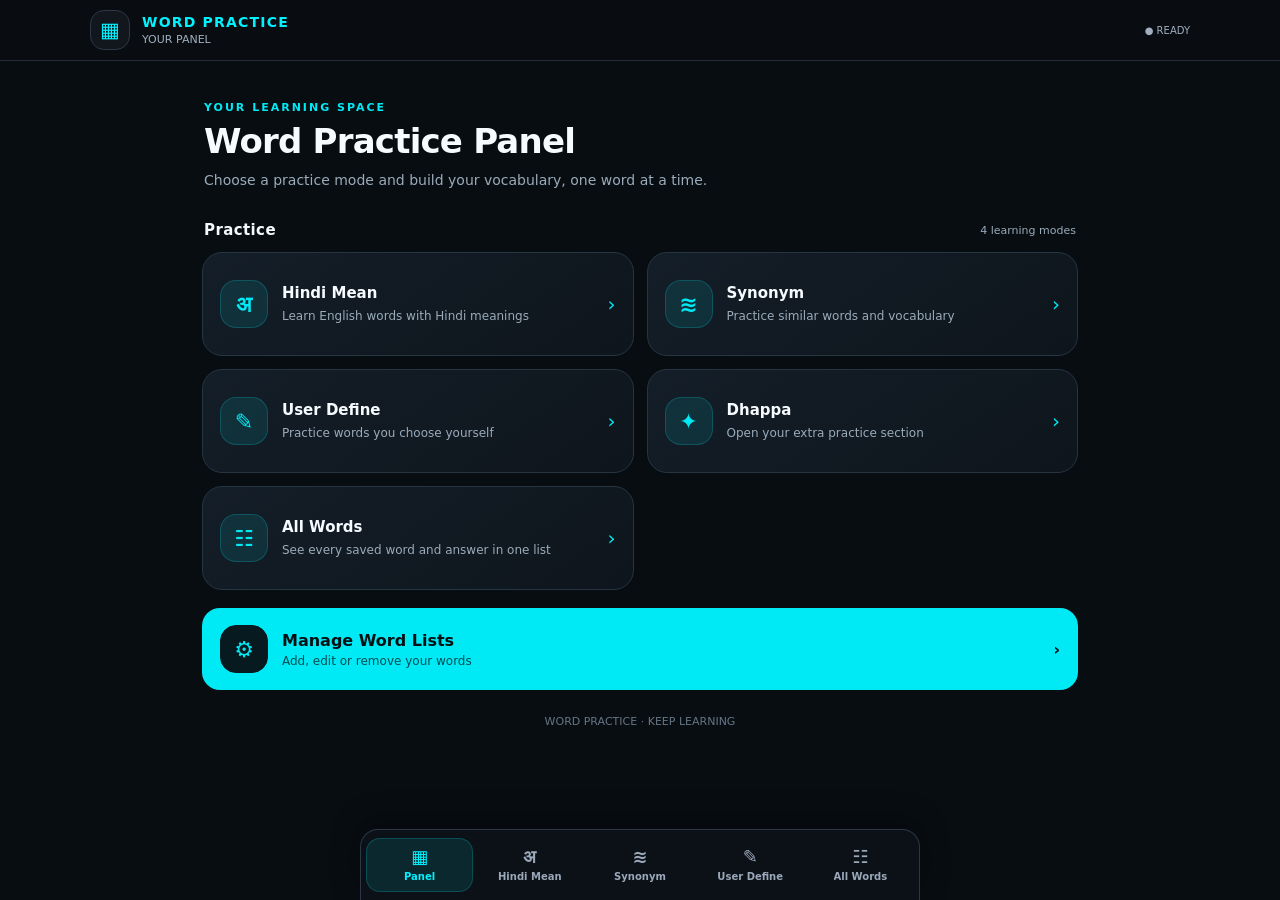
<file: index.html>
<!DOCTYPE html>
<html lang="en">
<head>
<meta charset="UTF-8">
<meta name="viewport" content="width=device-width, initial-scale=1, viewport-fit=cover">
<meta name="theme-color" content="#080d12">
<meta name="apple-mobile-web-app-capable" content="yes">
<meta name="apple-mobile-web-app-status-bar-style" content="black-translucent">
<link rel="manifest" href="manifest.webmanifest">
<link rel="icon" href="app-icon.svg" type="image/svg+xml">
<link rel="stylesheet" href="app-shell.css">
<title>Word Practice | Panel</title>
<style>
:root{--cyan:#00eaf5;--bg:#080d12;--surface:#111922;--surface2:#0d141b;--line:#263542;--muted:#9aabba}
html,body{margin:0!important;width:100%;min-height:100%;background:var(--bg)!important;color:#f5f8fb;overflow-x:hidden}
body{font-family:Inter,system-ui,-apple-system,BlinkMacSystemFont,"Segoe UI",sans-serif!important;padding-bottom:calc(100px + env(safe-area-inset-bottom))!important}
.panel-page{width:100%;max-width:920px;margin:0 auto;padding:22px 22px 30px}
.welcome{padding:10px 2px 22px}
.eyebrow{font-size:11px;letter-spacing:2px;font-weight:800;color:var(--cyan);text-transform:uppercase}
.welcome h1{font-size:clamp(25px,5vw,34px);line-height:1.15;margin:8px 0;color:#f6fbff;letter-spacing:-.8px}
.welcome p{font-size:14px;line-height:1.6;color:var(--muted);margin:8px 0 0}
.section-head{display:flex;align-items:center;justify-content:space-between;margin:8px 2px 13px}
.section-head h2{font-size:15px;margin:0;font-weight:800;letter-spacing:.4px}
.section-head span{font-size:11px;color:var(--muted)}
.app-cards{display:grid;grid-template-columns:repeat(2,minmax(0,1fr));gap:13px}
.practice-card{position:relative;display:flex;align-items:center;gap:14px;min-width:0;min-height:104px;padding:17px;border:1px solid var(--line);border-radius:20px;background:linear-gradient(145deg,#141e28,#0e151c);text-decoration:none;color:#f6fbff;transition:transform .18s,border-color .18s;overflow:hidden}
.practice-card:active{transform:scale(.985);border-color:var(--cyan)}
.card-icon{flex:0 0 48px;width:48px;height:48px;border-radius:16px;display:grid;place-items:center;background:rgba(0,234,245,.1);border:1px solid rgba(0,234,245,.2);color:var(--cyan);font-size:22px;font-weight:800}
.card-copy{min-width:0;flex:1}
.card-copy strong{display:block;font-size:15px;line-height:1.25;margin-bottom:6px}
.card-copy small{display:block;font-size:12px;line-height:1.4;color:var(--muted)}
.card-arrow{color:var(--cyan);font-size:20px;align-self:center}
.manage-card{display:flex;align-items:center;gap:14px;width:100%;box-sizing:border-box;margin-top:18px;padding:17px 18px;border-radius:18px;background:var(--cyan);color:#041014;text-decoration:none;font-weight:800}
.manage-card .card-icon{background:#071a20;color:var(--cyan);border-color:#071a20}
.manage-card span:nth-child(2){flex:1}
.manage-card small{display:block;font-size:12px;font-weight:500;margin-top:4px;opacity:.72}
.panel-footer{text-align:center;color:#657585;font-size:11px;padding:25px 0 0}
@media(max-width:600px){
 body{padding-bottom:calc(90px + env(safe-area-inset-bottom))!important}
 .app-topbar{min-height:60px!important;padding-left:16px!important;padding-right:16px!important}
 .panel-page{padding:17px 15px 24px}
 .welcome{padding:5px 2px 21px}
 .welcome h1{font-size:28px}
 .welcome p{font-size:13px;max-width:300px}
 .app-cards{grid-template-columns:minmax(0,1fr);gap:10px}
 .practice-card{min-height:88px;padding:14px 15px;border-radius:17px;gap:13px}
 .card-icon{width:46px;height:46px;flex-basis:46px;border-radius:15px}
 .card-copy strong{font-size:15px}
 .card-copy small{font-size:12px}
 .manage-card{margin-top:13px;padding:15px;border-radius:17px}
 .section-head{margin-bottom:11px}
 .app-bottom-nav{left:0!important;right:0!important;bottom:0!important;transform:none!important;width:100%!important;border-radius:20px 20px 0 0!important;padding:8px 10px calc(8px + env(safe-area-inset-bottom))!important;gap:5px!important}
 .app-bottom-nav a{min-height:54px!important;border-radius:14px!important;font-size:10px!important}
}
@media(min-width:601px){.panel-page{padding-top:30px}.practice-card:hover{border-color:rgba(0,234,245,.55);transform:translateY(-2px)}}
</style>
</head>
<body>
<main class="panel-page">
 <section class="welcome">
  <div class="eyebrow">Your learning space</div>
  <h1>Word Practice Panel</h1>
  <p>Choose a practice mode and build your vocabulary, one word at a time.</p>
 </section>
 <div class="section-head"><h2>Practice</h2><span>4 learning modes</span></div>
 <section class="app-cards" aria-label="Practice modes">
  <a class="practice-card" href="about.html"><span class="card-icon">अ</span><span class="card-copy"><strong>Hindi Mean</strong><small>Learn English words with Hindi meanings</small></span><span class="card-arrow">›</span></a>
  <a class="practice-card" href="contact.html"><span class="card-icon">≋</span><span class="card-copy"><strong>Synonym</strong><small>Practice similar words and vocabulary</small></span><span class="card-arrow">›</span></a>
  <a class="practice-card" href="user-select-word.html"><span class="card-icon">✎</span><span class="card-copy"><strong>User Define</strong><small>Practice words you choose yourself</small></span><span class="card-arrow">›</span></a>
  <a class="practice-card" href="extra.html"><span class="card-icon">✦</span><span class="card-copy"><strong>Dhappa</strong><small>Open your extra practice section</small></span><span class="card-arrow">›</span></a>
  <a class="practice-card all-words-card" href="all-words.html"><span class="card-icon">☷</span><span class="card-copy"><strong>All Words</strong><small>See every saved word and answer in one list</small></span><span class="card-arrow">›</span></a>
 </section>
 <a class="manage-card" href="manage-words.html"><span class="card-icon">⚙</span><span>Manage Word Lists<small>Add, edit or remove your words</small></span><span>›</span></a>
 <div class="panel-footer">WORD PRACTICE · KEEP LEARNING</div>
</main>
<script src="app-shell.js"></script>
</body>
</html>
</file>
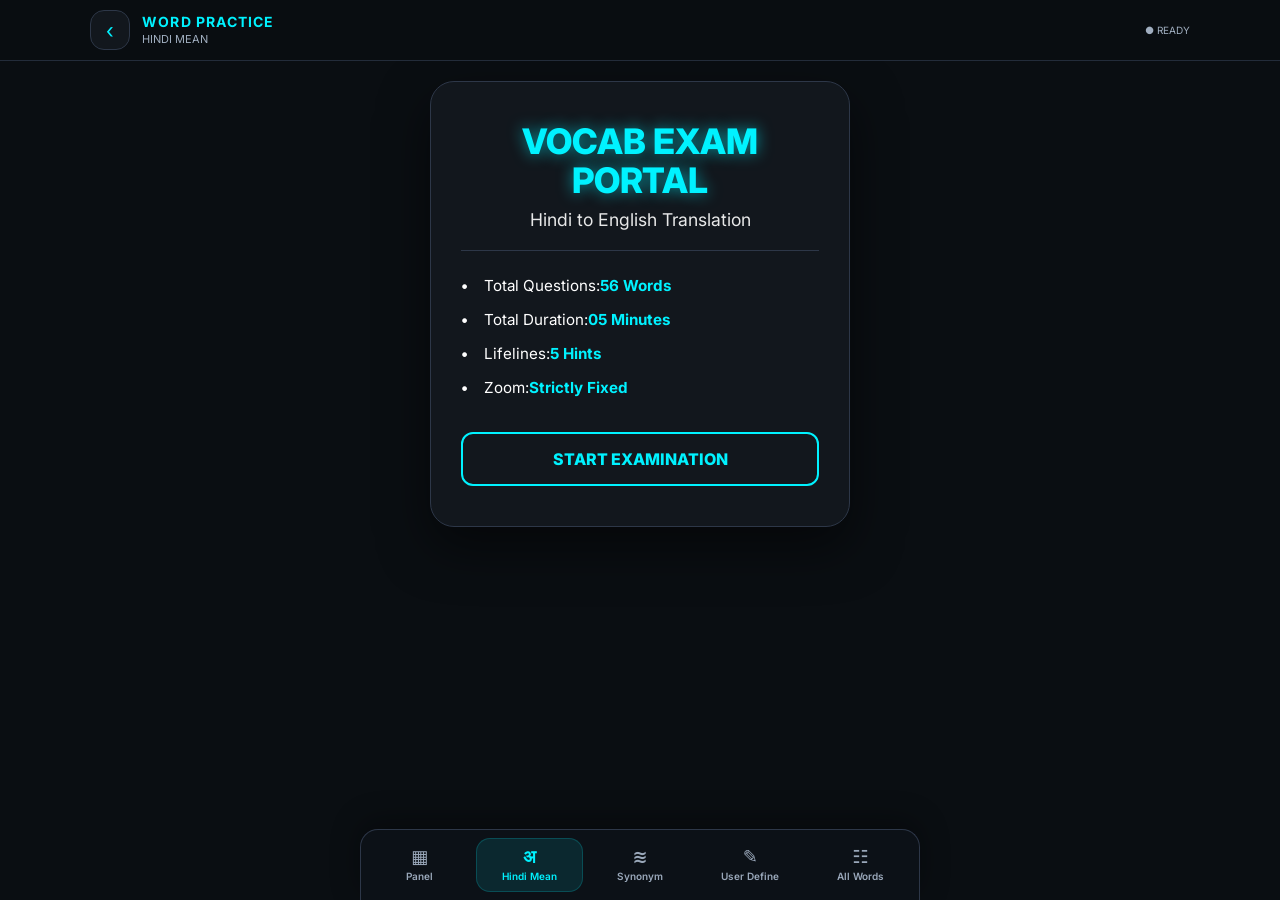
<file: about.html>
<!DOCTYPE html>
<html lang="hi">
<head>
    <meta charset="UTF-8">
    <meta name="viewport" content="width=device-width, initial-scale=1.0, maximum-scale=1.0, user-scalable=no">
    <title>Synonym Verification Portal</title>
    <link href="https://fonts.googleapis.com/css2?family=Inter:wght@400;600;700;800&display=swap" rel="stylesheet">
    <style>
        :root {
            --neon-cyan: #00f2ff;
            --bg-dark: #0a0e12;
            --card-bg: #12171d;
            --text-gray: #a0aec0;
            --success: #00ff88;
            --error: #ff4b2b;
        }

        /* touch-action prevents double-tap zoom on mobile */
        * { box-sizing: border-box; margin: 0; padding: 0; touch-action: manipulation; }

        ::-webkit-scrollbar { width: 8px; height: 8px; }
        ::-webkit-scrollbar-track { background: #0a0e12; }
        ::-webkit-scrollbar-thumb { background: var(--neon-cyan); border-radius: 10px; box-shadow: 0 0 10px var(--neon-cyan); }
        ::-webkit-scrollbar-thumb:hover { background: #33f5ff; }

        body {
            font-family: 'Inter', sans-serif;
            background-color: var(--bg-dark);
            color: white;
            display: flex;
            flex-direction: column;
            justify-content: center;
            align-items: center;
            min-height: 100vh;
            overflow-x: hidden;
            overscroll-behavior: none;
        }

        .container-wrapper {
            display: flex;
            gap: 20px;
            align-items: flex-start;
            flex-wrap: wrap;
            justify-content: center;
            width: 100%;
            padding: 10px;
        }

        .portal-card {
            background: var(--card-bg);
            width: 420px;
            max-width: 100%;
            padding: 40px 30px;
            border-radius: 24px;
            border: 1px solid #2d3748;
            box-shadow: 0 20px 50px rgba(0,0,0,0.5);
            text-align: center;
            position: relative;
            margin: 10px 0;
        }

        .nav-card {
            background: var(--card-bg);
            width: 340px;
            max-width: 100%;
            padding: 25px;
            border-radius: 24px;
            border: 1px solid #2d3748;
            box-shadow: 0 20px 50px rgba(0,0,0,0.5);
            margin: 10px 0;
            display: none;
        }

        #nav-toggle-btn {
            display: none;
            position: fixed;
            bottom: 20px;
            left: 20px;
            width: 55px;
            height: 55px;
            background: var(--card-bg);
            border: 2px solid var(--neon-cyan);
            border-radius: 50%;
            cursor: pointer;
            z-index: 1100;
            justify-content: center;
            align-items: center;
            box-shadow: 0 0 15px rgba(0, 242, 255, 0.4);
        }

        #nav-toggle-btn svg {
            fill: white;
            width: 26px;
            height: 26px;
        }

        @media (max-width: 850px) {
            #nav-toggle-btn.active-visible { display: flex; }
            .nav-card.mobile-popup {
                position: fixed;
                bottom: 85px;
                left: 20px;
                margin: 0;
                z-index: 1000;
                width: calc(100% - 40px);
            }
        }

        @media (max-width: 450px) {
            .portal-card { width: 95%; padding: 20px 15px; }
            .nav-card { width: calc(100% - 30px); padding: 15px; }
            .grid { grid-template-columns: 1fr; }
            #report-window { width: 95%; padding: 20px 15px; }
            .neon-title { font-size: 1.5rem; }
            .hindi-lbl { font-size: 1rem; }
            .primary-btn { padding: 12px; font-size: 0.9rem; }
        }

        .nav-header {
            display: flex;
            align-items: center;
            justify-content: space-between;
            font-weight: 600;
            margin-bottom: 20px;
            color: white;
        }

        .time-box-red {
            background: rgba(255, 75, 43, 0.15);
            border: 1px solid var(--error);
            color: var(--error);
            padding: 4px 10px;
            border-radius: 8px;
            font-size: 0.85rem;
            font-weight: 800;
        }

        .nav-scroll-container {
            width: 100%;
            overflow-x: auto;
            margin-bottom: 20px;
            padding-bottom: 10px;
        }

        .nav-grid {
            display: grid;
            grid-template-rows: repeat(2, 45px);
            grid-auto-flow: column;
            gap: 10px;
        }

        .nav-item {
            width: 45px;
            height: 45px;
            background: #1a202c;
            border-radius: 8px;
            display: flex;
            align-items: center;
            justify-content: center;
            font-weight: 600;
            color: white;
            border: 1px solid transparent;
            cursor: pointer;
        }

        .nav-item.active { background: linear-gradient(to bottom right, #00f2ff, #3a7bd5); color: #0a0e12; }
        .nav-item.completed { border-color: var(--success); color: var(--success); }

        .nav-stats {
            background: #0a0e12;
            border-radius: 12px;
            padding: 15px;
            margin-bottom: 20px;
        }

        .stat-row { display: flex; justify-content: space-between; font-size: 0.9rem; margin-bottom: 5px; }

        .neon-title { font-size: 2.2rem; font-weight: 800; color: var(--neon-cyan); text-shadow: 0 0 15px rgba(0, 242, 255, 0.6); line-height: 1.1; margin-bottom: 10px; text-transform: uppercase; }
        .subtitle { color: white; font-size: 1.1rem; margin-bottom: 20px; opacity: 0.9; }
        hr { border: 0; border-top: 1px solid #2d3748; margin: 20px 0; }
        ul { text-align: left; list-style: none; margin: 25px 0; }
        li { margin-bottom: 15px; color: white; font-size: 0.95rem; display: flex; align-items: center; }
        li::before { content: "•"; color: white; font-weight: bold; display: inline-block; width: 1.5em; }
        .highlight-cyan { color: var(--neon-cyan); font-weight: 700; }
        .primary-btn { width: 100%; padding: 15px; background: transparent; border: 2px solid var(--neon-cyan); color: var(--neon-cyan); border-radius: 12px; font-weight: 800; font-size: 1rem; cursor: pointer; text-transform: uppercase; transition: all 0.3s ease; margin-top: 10px; }
        .primary-btn:hover { background: var(--neon-cyan); color: var(--bg-dark); box-shadow: 0 0 20px rgba(0, 242, 255, 0.4); }
        .nav-submit { background: var(--neon-cyan); color: #0a0e12; border: none; }
        .nav-reset { border-color: #ff4b2b; color: #ff4b2b; }
        
        #quiz-section { display: none; }
        
        .quiz-header-ux {
            margin-bottom: 25px;
            padding-bottom: 15px;
            border-bottom: 1px solid #2d3748;
        }

        .progress-text {
            font-size: 0.85rem;
            color: var(--text-gray);
            font-weight: 600;
            text-transform: uppercase;
            letter-spacing: 1px;
            margin-bottom: 8px;
            display: flex;
            justify-content: space-between;
        }

        .progress-bar-container {
            width: 100%;
            height: 6px;
            background: #1a202c;
            border-radius: 10px;
            overflow: hidden;
            margin-bottom: 20px;
        }

        .progress-bar-fill {
            height: 100%;
            background: linear-gradient(90deg, #00f2ff, #3a7bd5);
            width: 0%;
            transition: width 0.3s ease;
            box-shadow: 0 0 10px rgba(0, 242, 255, 0.5);
        }

        .grid { display: grid; grid-template-columns: 1fr 1fr; gap: 15px; margin-bottom: 25px; }
        .word-box { background: #1a202c; padding: 15px; border-radius: 15px; border: 1px solid #2d3748; text-align: left; position: relative; cursor: pointer; user-select: none; }
        .hindi-lbl { display: block; color: var(--neon-cyan); font-weight: 700; margin-bottom: 8px; font-size: 1.1rem; }
        input { width: 100%;  border: 1px solid #2d3748; padding: 10px; border-radius: 8px; color: rgb(120, 7, 7); outline: none; font-size: 0.9rem; background-color: #36494a;}
        input:focus { border-color: var(--neon-cyan); }
        .status { font-size: 0.75rem; margin-top: 5px; font-weight: 600; min-height: 15px; }
        .correct { color: var(--success); }
        .wrong { color: var(--error); }
        #system-alert { display: none; color: var(--error); font-weight: 800; font-size: 0.95rem; margin-top: 20px; text-transform: uppercase; text-align: center; }
        .hint-popup { background: var(--neon-cyan); color: var(--bg-dark); padding: 4px 8px; border-radius: 6px; font-size: 0.75rem; font-weight: 800; margin-top: 8px; display: none; box-shadow: 0 0 10px rgba(0, 242, 255, 0.3); text-align: center; }
        .banner { display: none; background: linear-gradient(rgba(0, 0, 0, 0.8), rgba(0, 0, 0, 0.8)), url('https://images.unsplash.com/photo-1635070041078-e363dbe005cb?auto=format&fit=crop&w=1200&q=80'); background-position: center; background-size: cover; width: 100%; min-height: 350px; justify-content: center; align-items: center; padding: 20px 10px; color: white; text-align: center; border-radius: 24px; margin-bottom: 20px; }
        .content-box { background: rgba(255, 255, 255, 0.03); backdrop-filter: blur(10px); border: 1px solid rgba(0, 242, 255, 0.2); border-radius: 20px; width: 100%; max-width: 800px; padding: 25px 10px; }
        
        #report-window { display: none; background: var(--card-bg); width: 450px; max-width: 95%; padding: 35px; border-radius: 24px; border: 1px solid var(--neon-cyan); box-shadow: 0 0 30px rgba(0, 242, 255, 0.2); text-align: center; }
        .report-grid { display: grid; grid-template-columns: 1fr 1fr; gap: 15px; margin: 25px 0; }
        .report-box { background: #0a0e12; padding: 15px; border-radius: 12px; border: 1px solid #2d3748; cursor: pointer; transition: transform 0.2s; }
        .report-box:hover { transform: scale(1.05); border-color: var(--neon-cyan); }
        .report-val { display: block; font-size: 1.5rem; font-weight: 800; color: var(--neon-cyan); }
        .report-lbl { font-size: 0.75rem; color: var(--text-gray); text-transform: uppercase; letter-spacing: 1px; }
        
        #detail-list-container { margin-top: 20px; text-align: left; background: #0a0e12; border-radius: 12px; padding: 15px; display: none; max-height: 250px; overflow-y: auto; border: 1px solid #2d3748; }
        .detail-item { padding: 10px; border-bottom: 1px solid #1a202c; font-size: 0.9rem; display: flex; justify-content: space-between; align-items: center; }
        .detail-item:last-child { border: none; }
        .detail-title { color: var(--neon-cyan); font-weight: 700; margin-bottom: 10px; font-size: 0.8rem; text-transform: uppercase; text-align: center; border-bottom: 1px solid #2d3748; padding-bottom: 5px; }
    
        /* Mobile app-like responsive refinements; original neon theme retained */
        html { min-height: 100%; -webkit-text-size-adjust: 100%; }
        body { width: 100%; min-height: 100dvh; padding-bottom: env(safe-area-inset-bottom); }
        button, input, a { touch-action: manipulation; }
        input, button { font: inherit; }
        @media (max-width: 700px) {
          body { align-items: stretch; justify-content: flex-start; }
          .container-wrapper { padding: 10px; gap: 12px; }
          .portal-card { width: 100%; max-width: 560px; padding: 24px 16px; border-radius: 20px; margin: 0 auto 12px; }
          .nav-card { width: 100%; max-width: 560px; padding: 18px; margin: 0 auto; }
          .grid { grid-template-columns: minmax(0, 1fr); gap: 10px; }
          .word-box { padding: 14px; }
          .primary-btn { min-height: 46px; padding: 12px; }
          .neon-title { font-size: clamp(1.45rem, 7vw, 2rem); overflow-wrap: anywhere; }
          .report-grid { gap: 10px; }
          #selection-screen { padding: 12px; }
          .picker-card { padding: 22px 14px; border-radius: 20px; }
          .word-picker-grid { grid-template-columns: repeat(2, minmax(0, 1fr)); max-height: 45dvh; gap: 8px; padding: 10px; }
          .pick-item { min-height: 42px; display: flex; align-items: center; justify-content: center; overflow-wrap: anywhere; }
          #main-test-area { flex-direction: column; align-items: stretch; }
          .nav-grid { grid-template-columns: repeat(5, minmax(0, 1fr)); gap: 8px; }
        }
        @media (max-width: 380px) {
          .portal-card { padding: 20px 12px; }
          .report-box { padding: 10px; }
          .primary-btn { font-size: .86rem; }
        }

    </style>
    <meta name="theme-color" content="#0a0e12">
    <meta name="mobile-web-app-capable" content="yes">
    <meta name="apple-mobile-web-app-capable" content="yes">
    <meta name="apple-mobile-web-app-status-bar-style" content="black-translucent">
    <link rel="manifest" href="manifest.webmanifest">
    <link rel="icon" href="app-icon.svg" type="image/svg+xml">
    <link rel="stylesheet" href="app-shell.css">
</head>
<body oncontextmenu="return false;">

    <button id="nav-toggle-btn" onclick="toggleNav()">
        <svg viewBox="0 0 24 24">
            <path d="M4 8h4V4H4v4zm6 12h4v-4h-4v4zm-6 0h4v-4H4v4zm0-6h4v-4H4v4zm6 0h4v-4h-4v4zm6-10v4h4V4h-4zm-6 4h4V4h-4v4zm6 6h4v-4h-4v4zm0 6h4v-4h-4v4z"/>
        </svg>
    </button>

    <section class="banner" id="top-banner-main">
        <div class="content-box">
            <h1>Vocab Mastery Portal</h1>
            <div class="stats-grid">
                <div class="stat-item"><span>56 Words</span></div>
                <div class="stat-item"><span id="lifeline-display">5 Lifelines</span></div>
                <div class="stat-item"><span>100 Marks</span></div>
            </div>
            <div class="rules" style="margin-top:10px;">⚡ 3 Words Krna Compulsory Hai!</div>
        </div>
    </section>

    <div class="container-wrapper">
        <div id="start-window" class="portal-card">
            <h1 class="neon-title">VOCAB EXAM<br>PORTAL</h1>
            <p class="subtitle">Hindi to English Translation</p>
            <hr>
            <ul>
                <li>Total Questions: <span class="highlight-cyan">56 Words</span></li>
                <li>Total Duration: <span class="highlight-cyan">05 Minutes</span></li>
                <li>Lifelines: <span class="highlight-cyan">5 Hints</span></li>
                <li>Zoom: <span class="highlight-cyan">Strictly Fixed</span></li>
            </ul>
            <button class="primary-btn" onclick="startTest()">Start Examination</button>
        </div>

        <div id="quiz-section" class="portal-card">
            <div class="quiz-header-ux">
                <div class="progress-text">
                    <span id="q-set-title">Word Set 1 of 20</span>
                    <span id="progress-percent">5%</span>
                </div>
                <div class="progress-bar-container">
                    <div class="progress-bar-fill" id="progress-bar"></div>
                </div>
            </div>

            <div class="grid" id="word-grid"></div>
            
            <div style="display: flex; gap: 10px;">
                <button class="primary-btn" id="submit-btn" onclick="checkAttempt('submit')" style="flex: 2;">Submit Answers</button>
                <button class="primary-btn" id="next-btn" onclick="generateBatch()" style="flex: 1; font-size: 0.8rem; border-color: #4a5568; color: #a0aec0;">Next</button>
            </div>
            <div id="system-alert">⚠️ ATTEMPT ANY THREE WORDS</div>
        </div>

        <div id="report-window" class="portal-card">
            <h1 class="neon-title">EXAM REPORT</h1>
            <p style="font-size: 0.8rem; color: var(--text-gray); margin-bottom: 10px;">Tap boxes to show/hide lists</p>
            <div class="report-grid">
                <div class="report-box" onclick="toggleDetails('attempted')">
                    <span class="report-val" id="rep-attempted">0</span>
                    <span class="report-lbl">Attempted</span>
                </div>
                <div class="report-box" onclick="toggleDetails('skipped')">
                    <span class="report-val" id="rep-skipped">0</span>
                    <span class="report-lbl">Skipped</span>
                </div>
                <div class="report-box" onclick="toggleDetails('correct')">
                    <span class="report-val" id="rep-correct" style="color: var(--success);">0</span>
                    <span class="report-lbl">Correct</span>
                </div>
                <div class="report-box" onclick="toggleDetails('wrong')">
                    <span class="report-val" id="rep-wrong" style="color: var(--error);">0</span>
                    <span class="report-lbl">Wrong</span>
                </div>
            </div>
            <div id="detail-list-container">
                <div class="detail-title" id="detail-title">Detail List</div>
                <div id="detail-items"></div>
            </div>
            <button class="primary-btn" onclick="location.reload()">RETAKE TEST</button>
        </div>

        <div id="nav-sidebar" class="nav-card">
            <div class="nav-header">
                <div style="display: flex; align-items: center; gap: 8px;"><span>⠿</span> Navigation</div>
                <div id="timer" class="time-box-red">05:00</div>
            </div>
            <div class="nav-scroll-container">
                <div class="nav-grid" id="nav-grid"></div>
            </div>
            <div class="nav-stats">
                <div class="stat-row">
                    <span>Answered Sets</span>
                    <span id="nav-answered" style="color: var(--neon-cyan);">0</span>
                </div>
                <div class="stat-row">
                    <span>Remaining</span>
                    <span id="nav-unanswered" style="color: #4a5568;">20</span>
                </div>
            </div>
            <button class="primary-btn nav-submit" onclick="finishTest()">SUBMIT FINAL TEST</button>
            <button class="primary-btn nav-reset" onclick="location.reload()">RESET TEST</button>
        </div>
    </div>

    <script src="words-store.js"></script>
<script>
        // --- ZOOM PREVENTION LOGIC ---
        document.addEventListener('keydown', function (e) {
            if (e.ctrlKey && (e.key === '+' || e.key === '-' || e.key === '0' || e.key === '=')) {
                e.preventDefault();
            }
        });
        document.addEventListener('wheel', function (e) {
            if (e.ctrlKey) e.preventDefault();
        }, { passive: false });
        document.addEventListener('gesturestart', function (e) { e.preventDefault(); });

        // --- VOCAB DATA ---
        const vocabData = window.WordStore.getWords("hindiMean", [
              {h: "इच्छा", e: "Desire"}, 
{h: "इरादा", e: "Intension"},
{h: "इच्छा", e: "Desire"}, 
{h: "इरादा", e: "Intension"},

{h: "झगड़ा", e: "Quarrel"}, 
{h: "जिज्ञासु", e: "Curious"}, 
{h: "कभी-कभी", e: "sometime"}, 
{h: "हमेशा", e: "forever"},
{h: "यदि ऐसा हो", e: "Incase"}, 
{h: "बासी", e: "Stale"},

{h: "अपमान करना", e: "Offend"}, 
{h: "परवरिश", e: "Upbringing"},
{h: "योग्य", e: "Worthy"}, 
{h: "खुरंड", e: "scab"}, 
{h: "कभी-कभी", e: "sometime"}, 
{h: "हमेशा", e: "forever"},
{h: "सड़ा हुआ", e: "Rotten"}, 
{h: "सहानुभूति", e: "Sympathy"}, 

{h: "रिले / आगे बढ़ाना", e: "Rely"}, 
{h: "चक्कर आना", e: "Dizzy"},
{h: "ढोंग करना", e: "Pretend"}, 
{h: "विश्वसनीय", e: "Reliable"}, 
{h: "सुनिश्चित करना", e: "Ensure"}, 
{h: "इसलिए", e: "Therefore"},






            {h: "आत्मविश्वासी", e: "Assertive"}, {h: "लचीला / संघर्षशील", e: "Resilient"}, 
            {h: "धारणा", e: "Perception"}, {h: "अस्पष्ट", e: "Ambiguous"},
            {h: "दृढ़ विश्वास", e: "Conviction"}, {h: "अनिच्छुक", e: "Reluctant"}, 
            {h: "प्रभावशाली", e: "Dominant"}, {h: "रणनीति", e: "Strategy"},
            {h: "दृष्टिकोण", e: "Perspective"}, {h: "ईमानदारी", e: "Integrity"}, 
            {h: "प्रभाव", e: "Influence"}, {h: "झिझकना", e: "Hesitate"},
            {h: "प्रेरणा", e: "Motivation"}, {h: "तरीका", e: "Approach"}, 
            {h: "टकराव", e: "Conflict"}, {h: "निर्णय", e: "Decision"},
            {h: "विश्लेषण करना", e: "Analyze"}, {h: "ध्यान केंद्रित करना", e: "Focus"}, 
            {h: "प्राथमिकता", e: "Priority"}, {h: "आत्मविश्वास", e: "Confidence"},
            {h: "जिम्मेदारी", e: "Responsibility"}, {h: "अवसर", e: "Opportunity"}, 
            {h: "चुनौती", e: "Challenge"}, {h: "विकास", e: "Growth"},
            {h: "स्थिरता", e: "Stability"}, {h: "क्षमता (Potential)", e: "Potential"}, 
            {h: "नेतृत्व", e: "Leadership"}, {h: "प्रभाव (Influence)", e: "Influence"},
            {h: "क्रियान्वयन", e: "Execution"}, {h: "स्पष्टता", e: "Clarity"}, 
            {h: "उत्पादकता", e: "Productivity"}, {h: "निरंतरता", e: "Consistency"}

        ]);

        let totalTime = 300; 
        let totalTimerId;
        let lifelines = 5;
        let setCounter = 0;
        let completedSets = 0;
        let activeType = null;
        let results = { correct: [], wrong: [], attempted: [], skipped: [] };

        function toggleNav() {
            const nav = document.getElementById('nav-sidebar');
            if (window.innerWidth <= 850) {
                nav.classList.add('mobile-popup');
                nav.style.display = (nav.style.display === 'block') ? 'none' : 'block';
            }
        }

        function startTest() {
            document.getElementById('start-window').style.display = 'none';
            document.getElementById('quiz-section').style.display = 'block';
            const nav = document.getElementById('nav-sidebar');
            const toggle = document.getElementById('nav-toggle-btn');
            if (window.innerWidth > 850) { nav.style.display = 'block'; } 
            else { toggle.classList.add('active-visible'); }
            initNavigation();
            generateBatch(1);
            startTotalTimer();
        }

        function initNavigation() {
            const grid = document.getElementById('nav-grid');
            grid.innerHTML = '';
            for(let i=1; i<=20; i++) {
                const div = document.createElement('div');
                div.className = 'nav-item';
                div.id = `nav-item-${i}`;
                div.innerText = i;
                div.onclick = function() { generateBatch(i); if (window.innerWidth <= 850) toggleNav(); };
                grid.appendChild(div);
            }
        }

        function startTotalTimer() {
            totalTimerId = setInterval(() => {
                totalTime--;
                let min = Math.floor(totalTime / 60);
                let sec = totalTime % 60;
                document.getElementById('timer').innerText = `${min.toString().padStart(2, '0')}:${sec.toString().padStart(2, '0')}`;
                if (totalTime <= 0) finishTest();
            }, 1000);
        }

        function triggerAlert(msg) {
            const alertBox = document.getElementById('system-alert');
            alertBox.innerText = `⚠️ ${msg}`;
            alertBox.style.display = 'block';
            setTimeout(() => { alertBox.style.display = 'none'; }, 5000);
        }

        function generateBatch(forcedSetNum) {
            const grid = document.getElementById('word-grid');
            grid.innerHTML = '';
            document.getElementById('system-alert').style.display = 'none';
            document.getElementById('submit-btn').disabled = false;
            
            setCounter = forcedSetNum || (setCounter >= 20 ? 1 : setCounter + 1);
            
            document.getElementById('q-set-title').innerText = `Word Set ${setCounter} of 20`;
            const percentage = (setCounter / 20) * 100;
            document.getElementById('progress-percent').innerText = `${Math.round(percentage)}%`;
            document.getElementById('progress-bar').style.width = `${percentage}%`;

            document.querySelectorAll('.nav-item').forEach(el => el.classList.remove('active'));
            const activeNav = document.getElementById(`nav-item-${setCounter}`);
            if(activeNav) activeNav.classList.add('active');

            // Pick 4 random words for this set
            currentBatch = [...vocabData].sort(() => 0.5 - Math.random()).slice(0, 4);
            currentBatch.forEach((item, i) => {
                const div = document.createElement('div');
                div.className = 'word-box';
                div.ondblclick = () => triggerHint(i, item.e);
                div.innerHTML = `<span class="hindi-lbl">${item.h}</span><input type="text" id="ans-${i}" placeholder="Word.."><div id="hint-popup-${i}" class="hint-popup"></div><div id="status-${i}" class="status"></div>`;
                grid.appendChild(div);
            });
        }

        function checkAttempt(type) {
            let count = 0;
            currentBatch.forEach((_, i) => { if (document.getElementById(`ans-${i}`).value.trim() !== "") count++; });
            if (count < 3) { triggerAlert("ATTEMPT ANY THREE WORDS"); } 
            else {
                verify();
                const navItem = document.getElementById(`nav-item-${setCounter}`);
                if(!navItem.classList.contains('completed')){
                    navItem.classList.add('completed');
                    completedSets++;
                    document.getElementById('nav-answered').innerText = completedSets;
                    document.getElementById('nav-unanswered').innerText = 20 - completedSets;
                }
            }
        }

        function triggerHint(index, correctWord) {
            if (lifelines <= 0) { triggerAlert("NO LIFELINES LEFT!"); return; }
            if (document.getElementById(`ans-${index}`).disabled) return;
            const popup = document.getElementById(`hint-popup-${index}`);
            if (popup.style.display === 'block') return;
            lifelines--;
            document.getElementById('lifeline-display').innerText = `${lifelines} Lifelines`;
            let wrongWord;
            do { wrongWord = vocabData[Math.floor(Math.random() * vocabData.length)].e; } while (wrongWord.toLowerCase() === correctWord.toLowerCase());
            const options = [correctWord, wrongWord].sort(() => 0.5 - Math.random());
            popup.innerText = `Hint: ${options[0]} or ${options[1]}`;
            popup.style.display = 'block';
            setTimeout(() => { popup.style.display = 'none'; }, 5000);
        }

        function verify() {
            currentBatch.forEach((item, i) => {
                const input = document.getElementById(`ans-${i}`);
                const status = document.getElementById(`status-${i}`);
                const userVal = input.value.trim().toLowerCase();
                input.disabled = true;
                if (userVal === "") return;
                if (!results.attempted.some(v => v.h === item.h)) results.attempted.push(item);
                if (userVal === item.e.toLowerCase()) {
                    status.innerHTML = "✓ Correct"; status.className = "status correct";
                    input.style.borderColor = "var(--success)";
                    if (!results.correct.some(v => v.h === item.h)) results.correct.push(item);
                } else {
                    status.innerHTML = `✗ Ans: ${item.e}`; status.className = "status wrong";
                    input.style.borderColor = "var(--error)";
                    if (!results.wrong.some(v => v.h === item.h)) results.wrong.push(item);
                }
            });
            document.getElementById('submit-btn').disabled = true;
        }

        function finishTest() {
            clearInterval(totalTimerId);
            const attemptedNames = results.attempted.map(v => v.h);
            results.skipped = vocabData.filter(v => !attemptedNames.includes(v.h));
            document.getElementById('quiz-section').style.display = 'none';
            document.getElementById('nav-sidebar').style.display = 'none';
            document.getElementById('nav-toggle-btn').style.display = 'none';
            document.getElementById('rep-attempted').innerText = results.attempted.length;
            document.getElementById('rep-skipped').innerText = results.skipped.length;
            document.getElementById('rep-correct').innerText = results.correct.length;
            document.getElementById('rep-wrong').innerText = results.wrong.length;
            document.getElementById('report-window').style.display = 'block';
        }

        function toggleDetails(type) {
            const container = document.getElementById('detail-list-container');
            const itemsList = document.getElementById('detail-items');
            const title = document.getElementById('detail-title');
            if (activeType === type) { container.style.display = 'none'; activeType = null; } 
            else {
                container.style.display = 'block';
                itemsList.innerHTML = '';
                title.innerText = `${type} words list`;
                results[type].forEach(item => {
                    const div = document.createElement('div');
                    div.className = 'detail-item';
                    div.innerHTML = `<span>${item.h}</span> <span style="color:var(--text-gray)">${item.e}</span>`;
                    itemsList.appendChild(div);
                });
                if(results[type].length === 0) itemsList.innerHTML = '<div style="text-align:center; color:gray; padding:10px;">No words found</div>';
                activeType = type;
            }
        }
    </script>
    <script src="app-shell.js"></script>
</body>
</html>
</file>
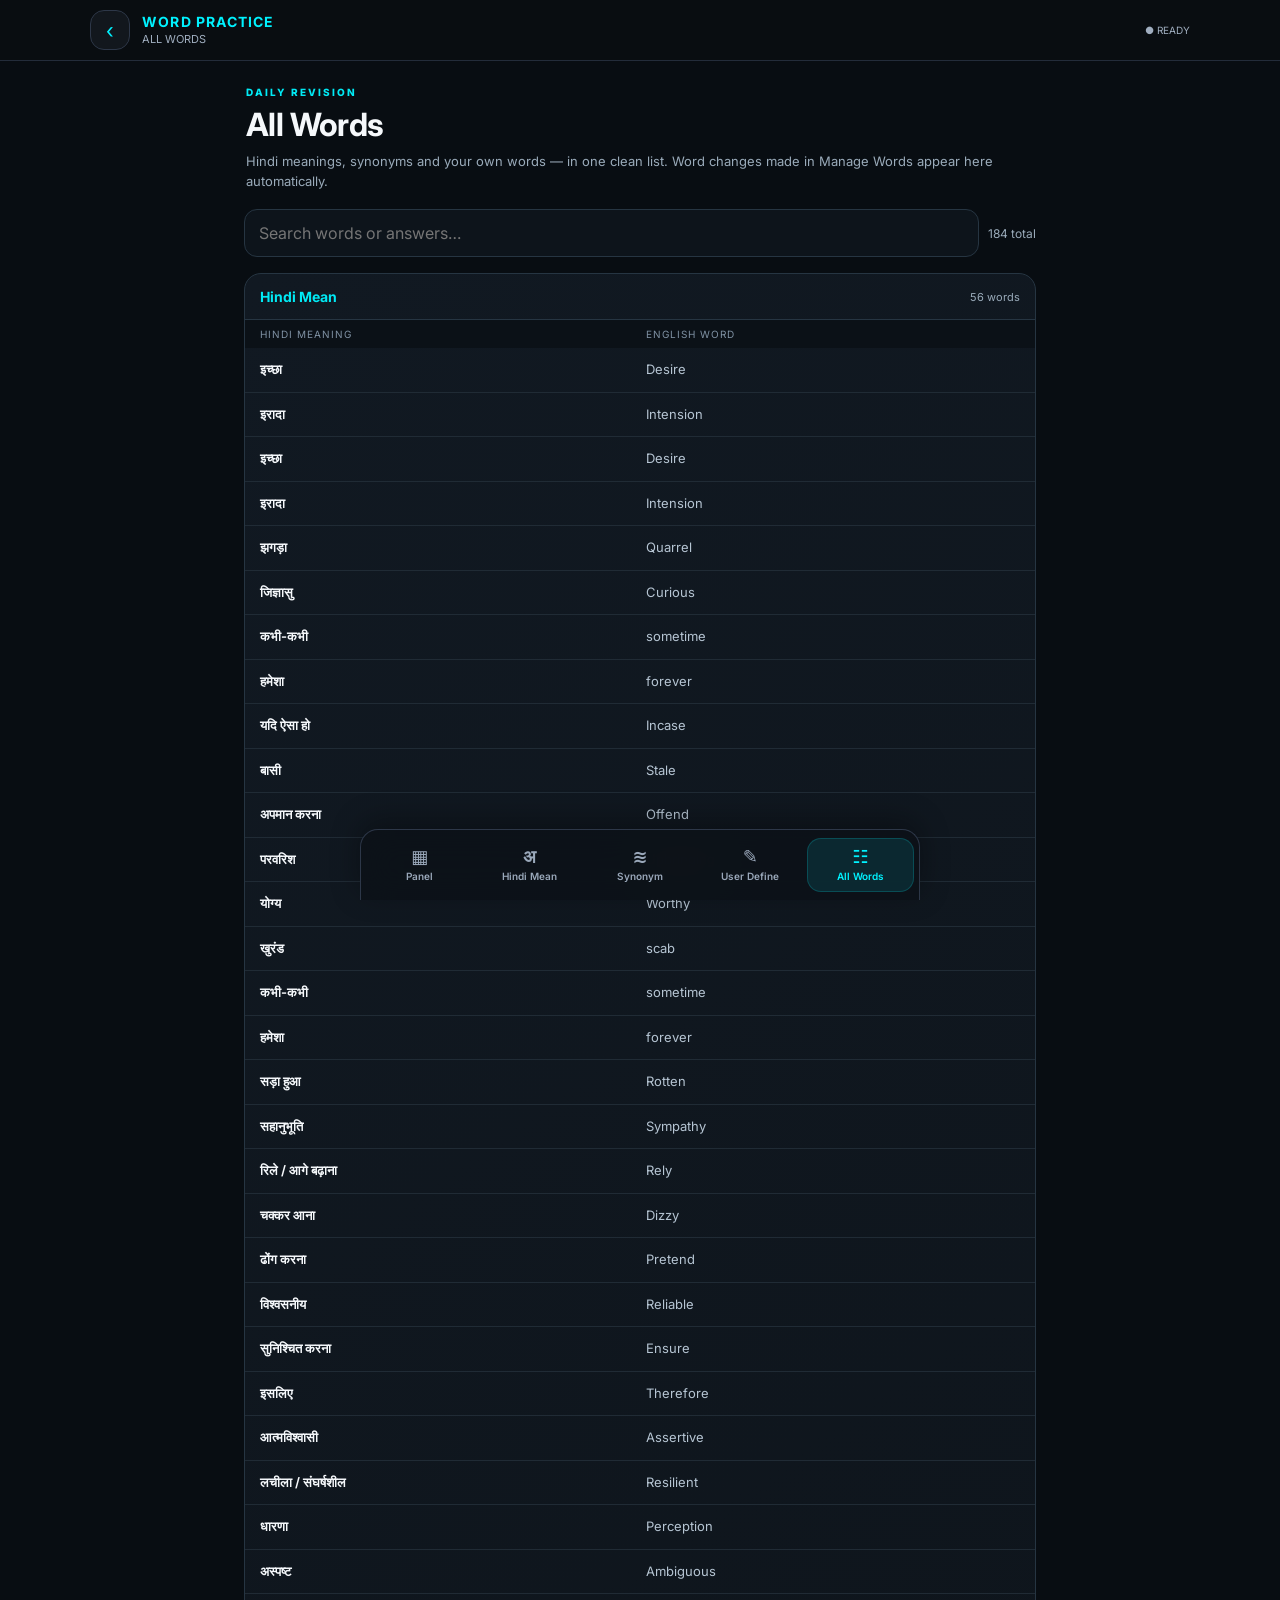
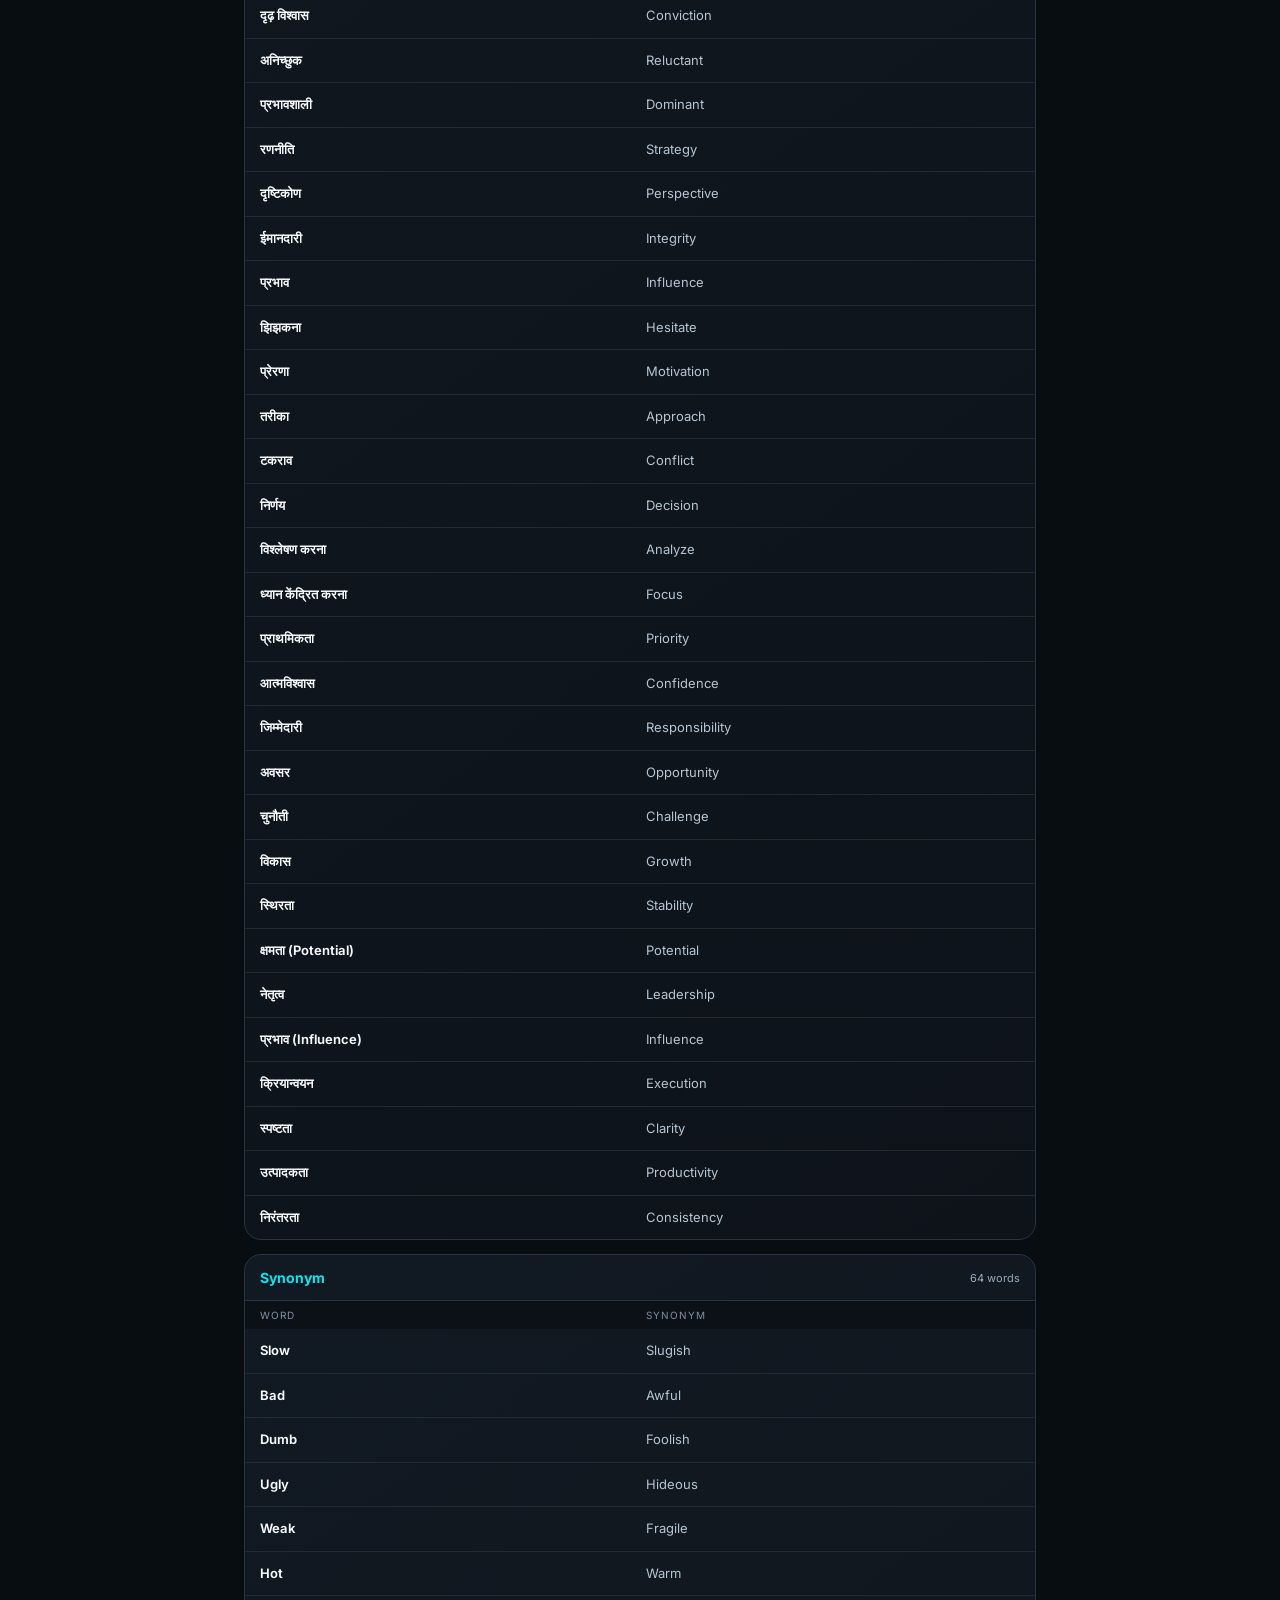
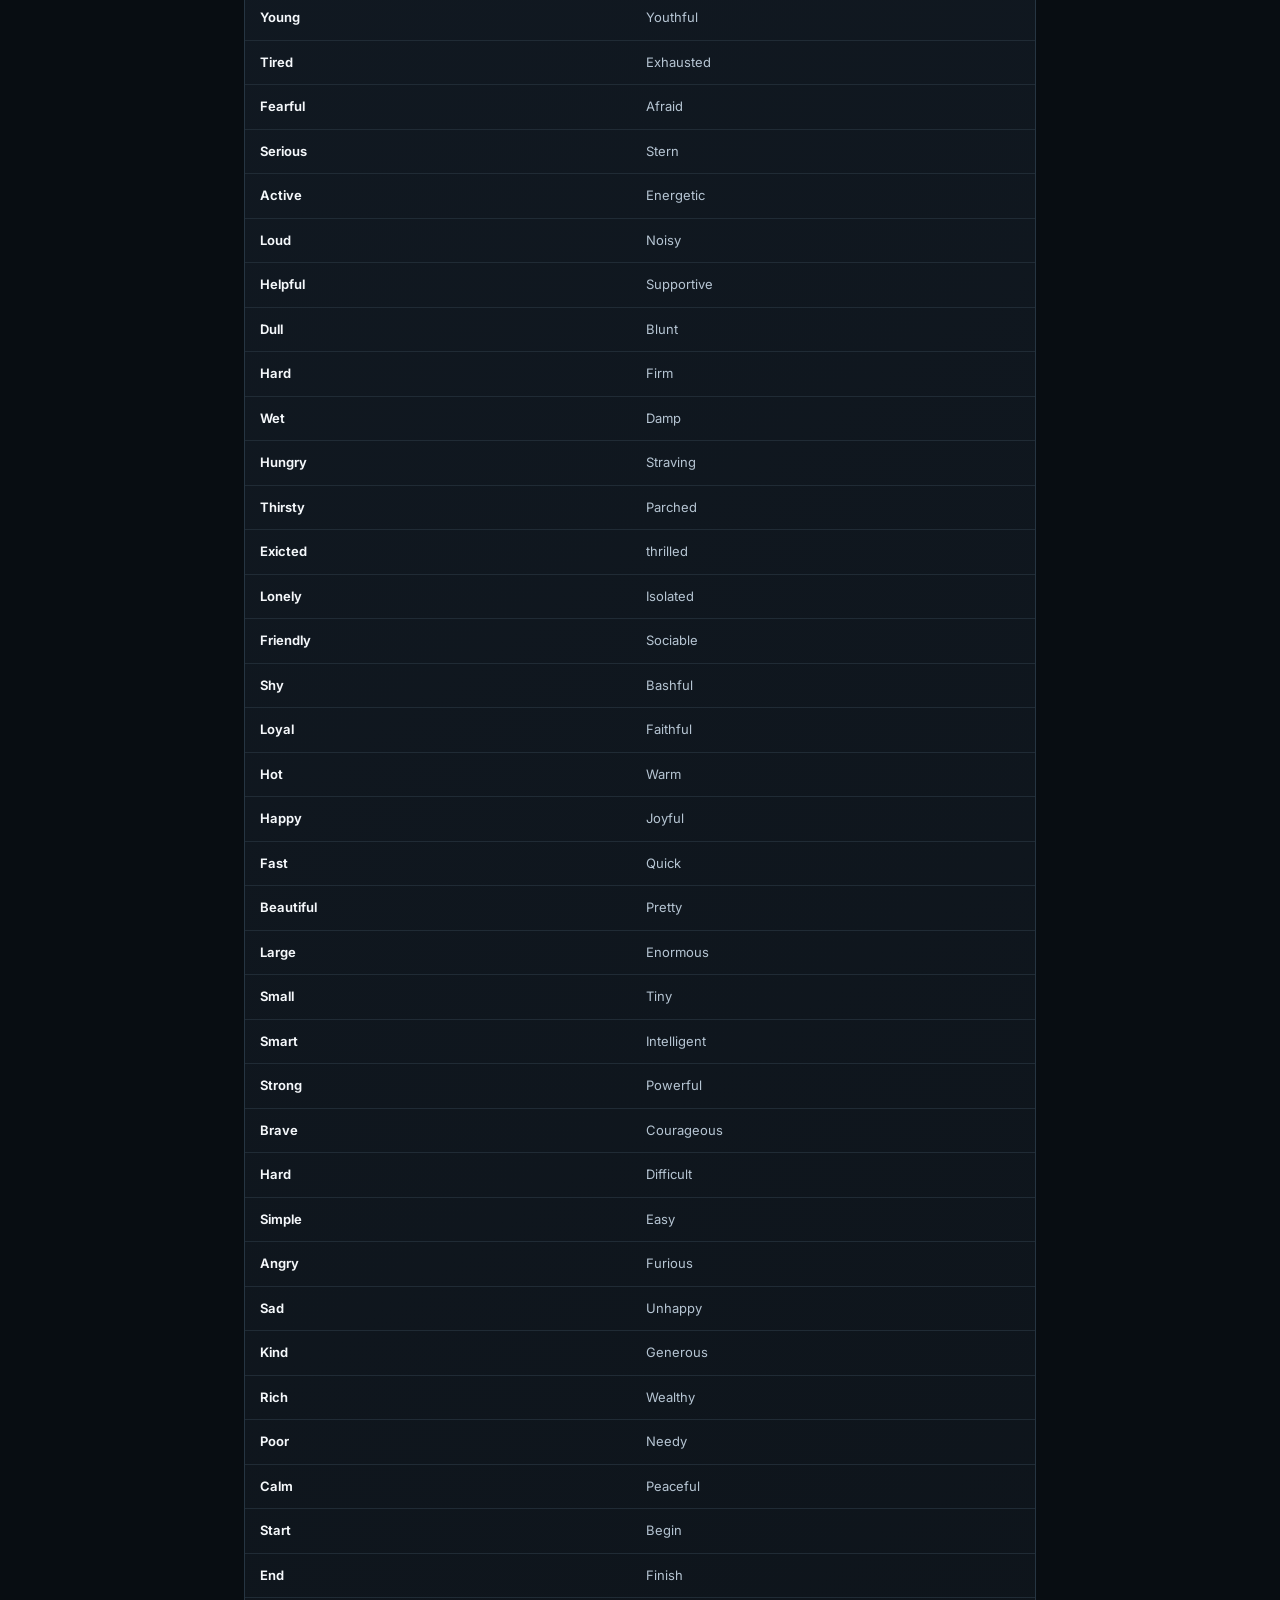
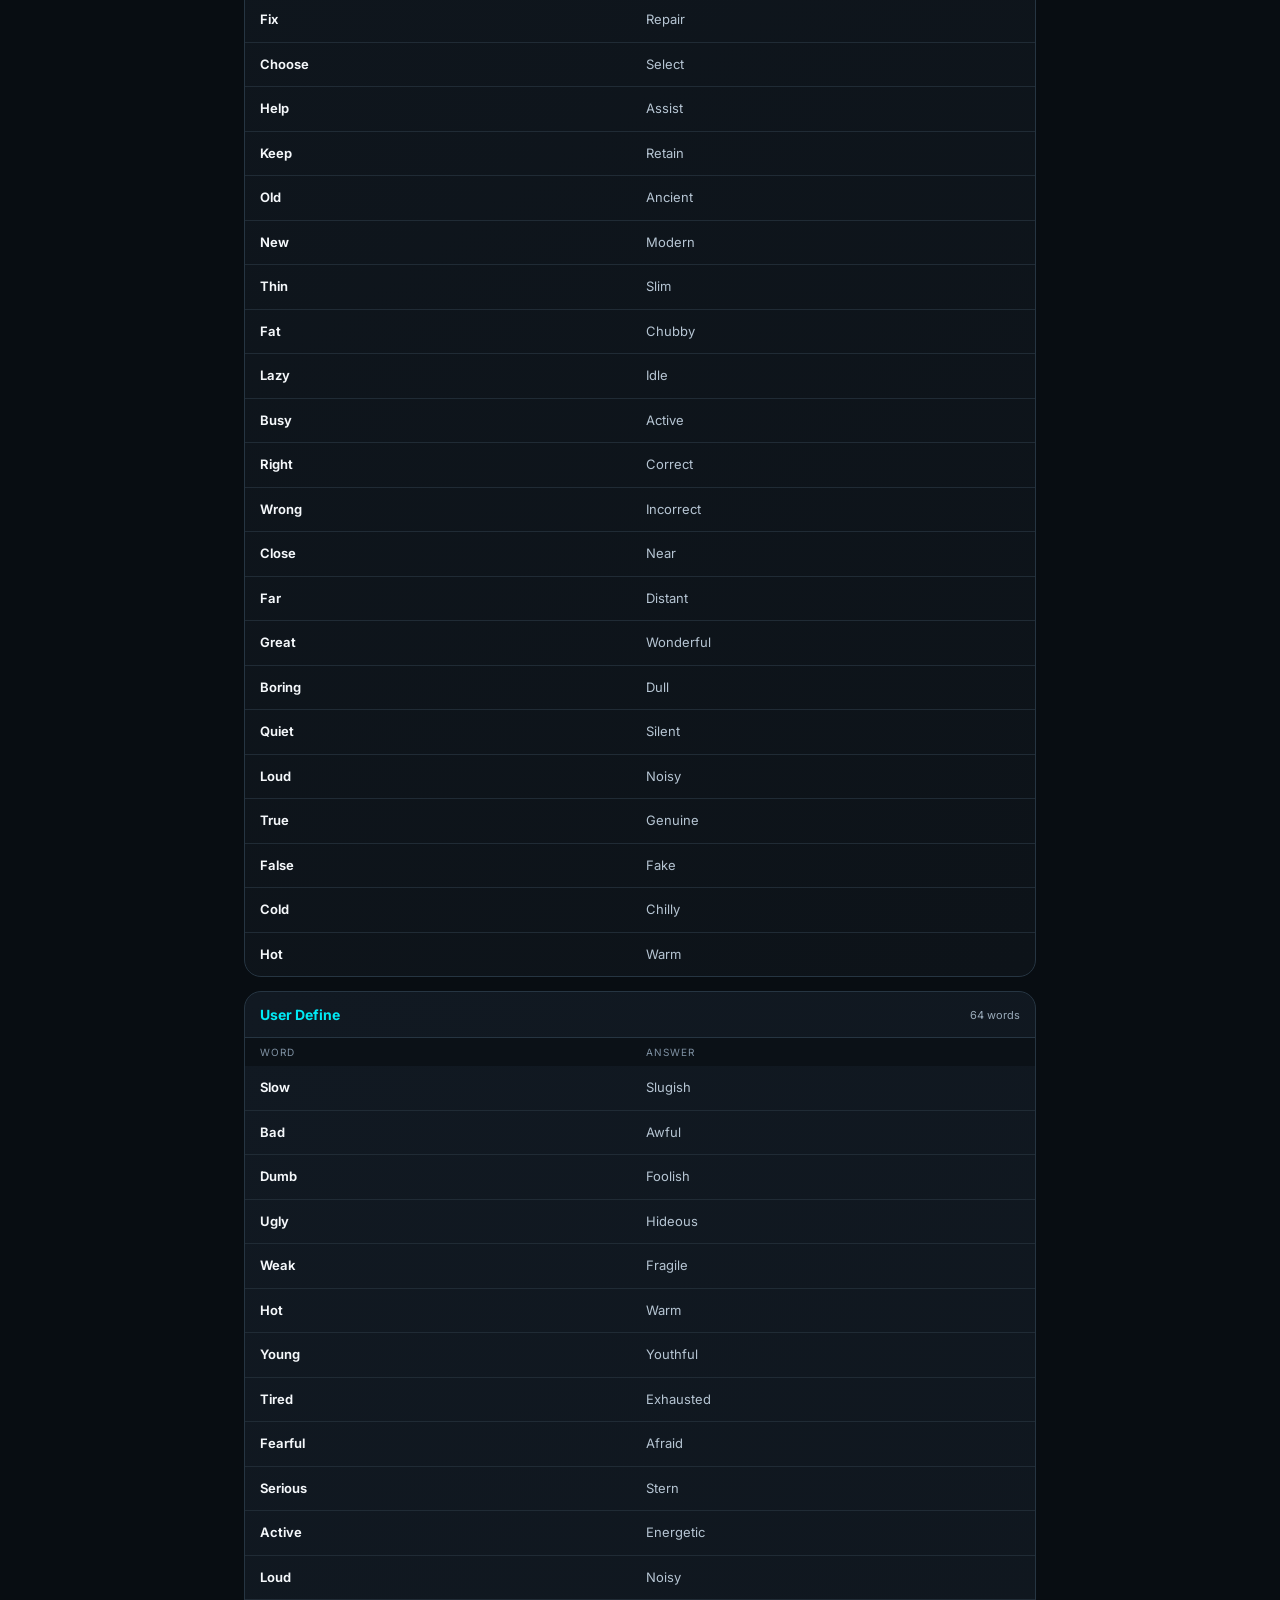
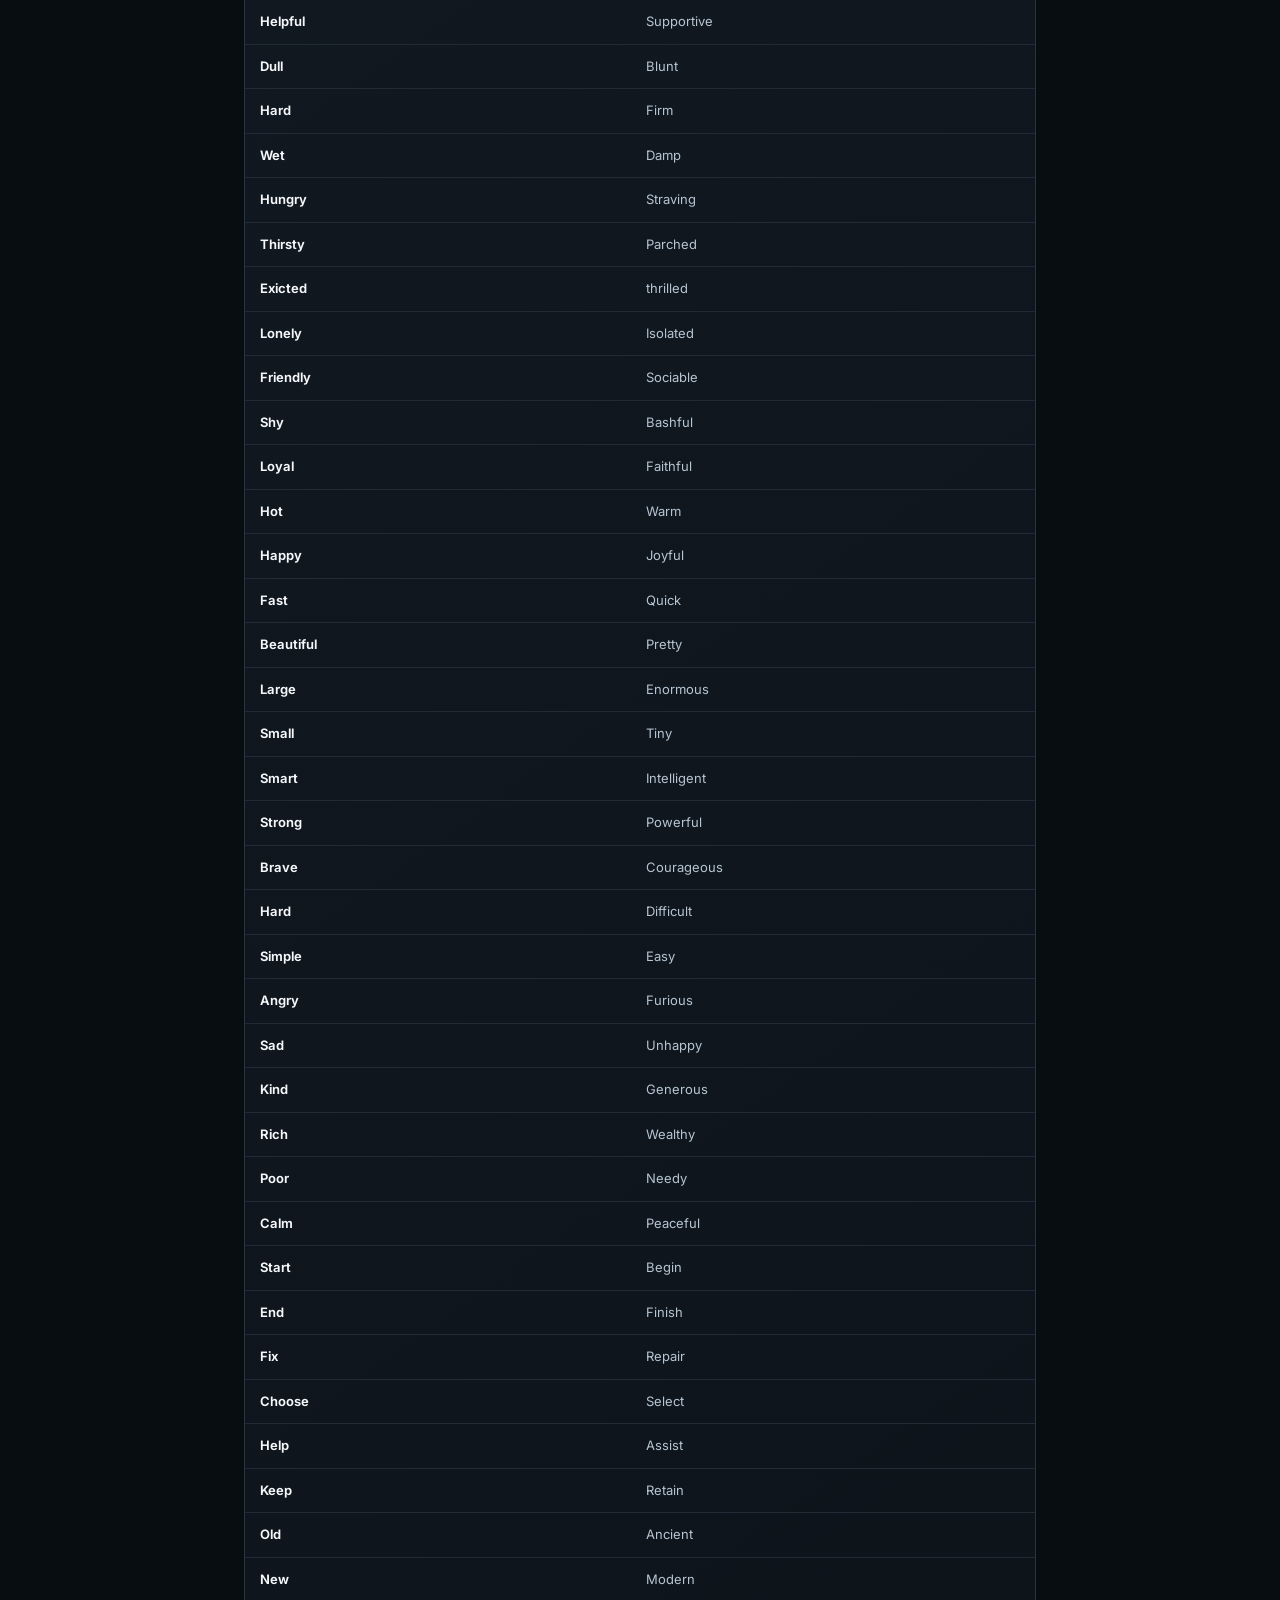
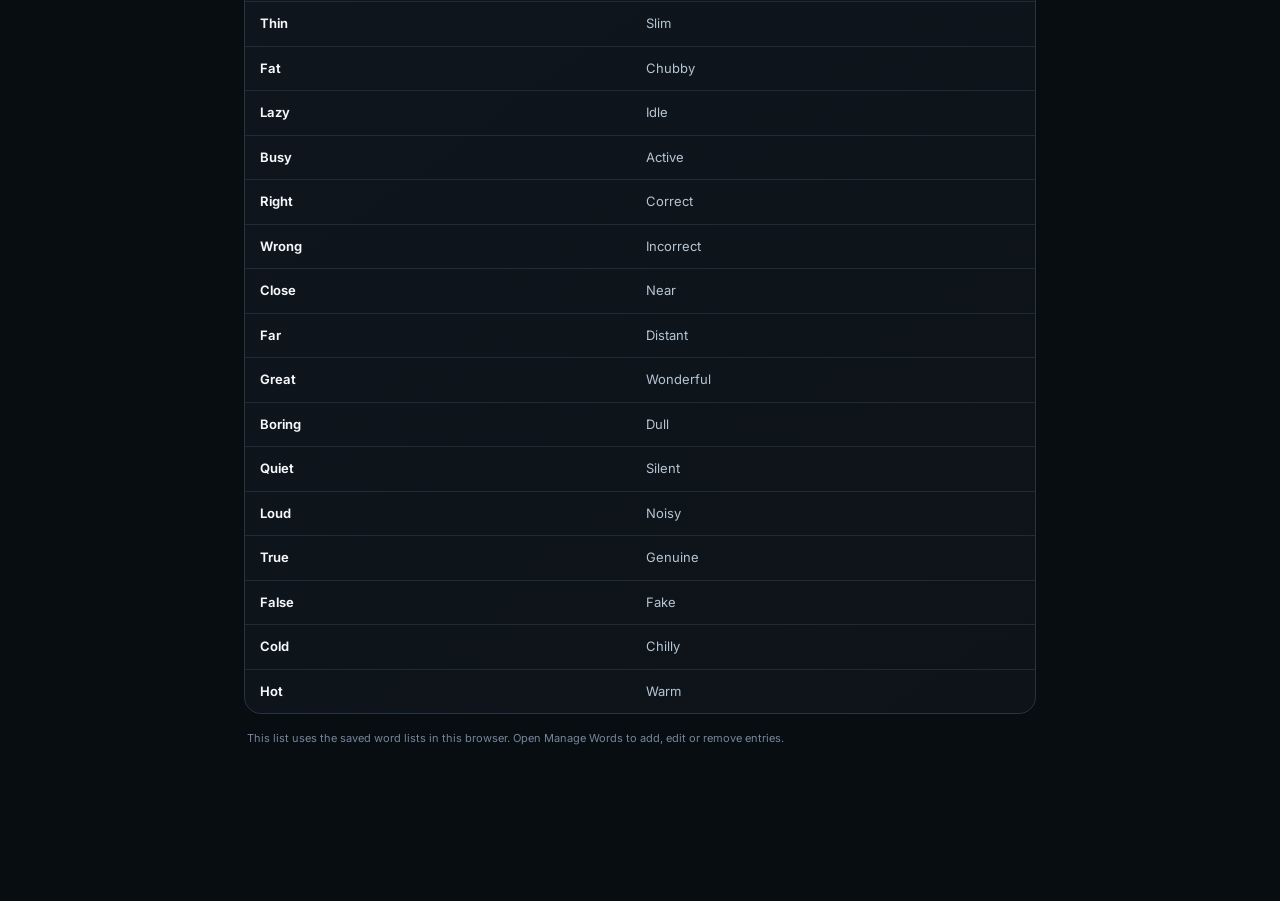
<file: all-words.html>
<!DOCTYPE html>
<html lang="en">
<head>
<meta charset="UTF-8"><meta name="viewport" content="width=device-width, initial-scale=1, viewport-fit=cover">
<meta name="theme-color" content="#080d12"><title>All Words | Word Practice</title>
<link href="https://fonts.googleapis.com/css2?family=Inter:wght@400;500;600;700;800&display=swap" rel="stylesheet">
<link rel="stylesheet" href="app-shell.css">
<style>
:root{--cyan:#00eaf5;--bg:#080d12;--surface:#111922;--line:#263542;--muted:#9aabba}
*{box-sizing:border-box}html,body{margin:0;width:100%;min-height:100%;background:var(--bg);color:#f5f8fb;font-family:Inter,system-ui,sans-serif}
.all-page{width:100%;max-width:820px;margin:0 auto;padding:20px 14px 34px}
.page-heading{margin:5px 2px 18px}.eyebrow{font-size:10px;font-weight:800;letter-spacing:2px;text-transform:uppercase;color:var(--cyan)}
h1{font-size:clamp(24px,5vw,32px);margin:7px 0;letter-spacing:-.6px}.sub{color:var(--muted);font-size:13px;line-height:1.55;margin:0}
.toolbar{display:flex;gap:9px;margin:16px 0;align-items:center}.search{width:100%;min-width:0;padding:13px 14px;border-radius:13px;border:1px solid var(--line);background:#0d141b;color:#fff;font:inherit;font-size:16px}.summary{font-size:12px;color:var(--muted);white-space:nowrap}.group{border:1px solid var(--line);background:linear-gradient(145deg,#111922,#0d1319);border-radius:17px;overflow:hidden;margin:14px 0}.group-head{display:flex;justify-content:space-between;align-items:center;gap:10px;padding:14px 15px;border-bottom:1px solid var(--line)}.group-head h2{font-size:14px;margin:0;color:var(--cyan)}.count{font-size:11px;color:var(--muted)}
.word-row{display:grid;grid-template-columns:minmax(0,1fr) minmax(0,1fr);gap:12px;align-items:start;padding:12px 15px;border-bottom:1px solid #202b35;font-size:13px;line-height:1.5;overflow-wrap:anywhere}.word-row:last-child{border-bottom:0}.word{font-weight:650;color:#f5f8fb}.answer{color:#b6c5d3}.column-labels{display:grid;grid-template-columns:minmax(0,1fr) minmax(0,1fr);gap:12px;padding:8px 15px;background:#0b1117;color:#7f91a3;font-size:10px;text-transform:uppercase;letter-spacing:1px}.empty{padding:22px;text-align:center;color:var(--muted);font-size:13px}.note{font-size:11px;color:#75879a;line-height:1.5;margin:16px 3px}
@media(max-width:380px){.all-page{padding:16px 10px 30px}.word-row,.column-labels{padding-left:11px;padding-right:11px;gap:8px}.word-row{font-size:12px}.toolbar{align-items:stretch;flex-direction:column}.summary{padding-left:2px}}
</style></head><body>
<main class="all-page"><header class="page-heading"><div class="eyebrow">Daily revision</div><h1>All Words</h1><p class="sub">Hindi meanings, synonyms and your own words — in one clean list. Word changes made in Manage Words appear here automatically.</p></header>
<div class="toolbar"><input id="searchWords" class="search" type="search" placeholder="Search words or answers…" aria-label="Search all words"><span class="summary" id="totalCount">Loading…</span></div>
<div id="wordGroups" aria-live="polite"></div><p class="note">This list uses the saved word lists in this browser. Open Manage Words to add, edit or remove entries.</p></main>
<script src="words-store.js"></script><script src="word-defaults.js"></script><script>
(()=>{const sets=[{key:'hindiMean',title:'Hindi Mean',left:'Hindi meaning',right:'English word'},{key:'synonym',title:'Synonym',left:'Word',right:'Synonym'},{key:'userDefine',title:'User Define',left:'Word',right:'Answer'}];const host=document.getElementById('wordGroups'),search=document.getElementById('searchWords'),total=document.getElementById('totalCount');
function esc(v){return String(v??'').replace(/[&<>"']/g,c=>({'&':'&amp;','<':'&lt;','>':'&gt;','"':'&quot;',"'":'&#39;'}[c]));}
function render(){const q=search.value.trim().toLocaleLowerCase();let sum=0;host.innerHTML=sets.map(set=>{const fallback=(window.WordDefaults&&WordDefaults[set.key])||[];const words=WordStore.getWords(set.key,fallback).filter(x=>(String(x.h)+' '+String(x.e)).toLocaleLowerCase().includes(q));sum+=words.length;return `<section class="group"><header class="group-head"><h2>${set.title}</h2><span class="count">${words.length} words</span></header><div class="column-labels"><span>${set.left}</span><span>${set.right}</span></div>${words.length?words.map((x,i)=>`<div class="word-row"><span class="word">${esc(x.h)}</span><span class="answer">${esc(x.e)}</span></div>`).join(''):`<div class="empty">No words found in this list.</div>`}</section>`}).join('');total.textContent=sum+' total';}
search.addEventListener('input',render);window.addEventListener('storage',e=>{if(!e.key||e.key.startsWith(WordStore.prefix))render()});window.addEventListener('pageshow',render);render();})();
</script><script src="app-shell.js"></script></body></html>
</file>
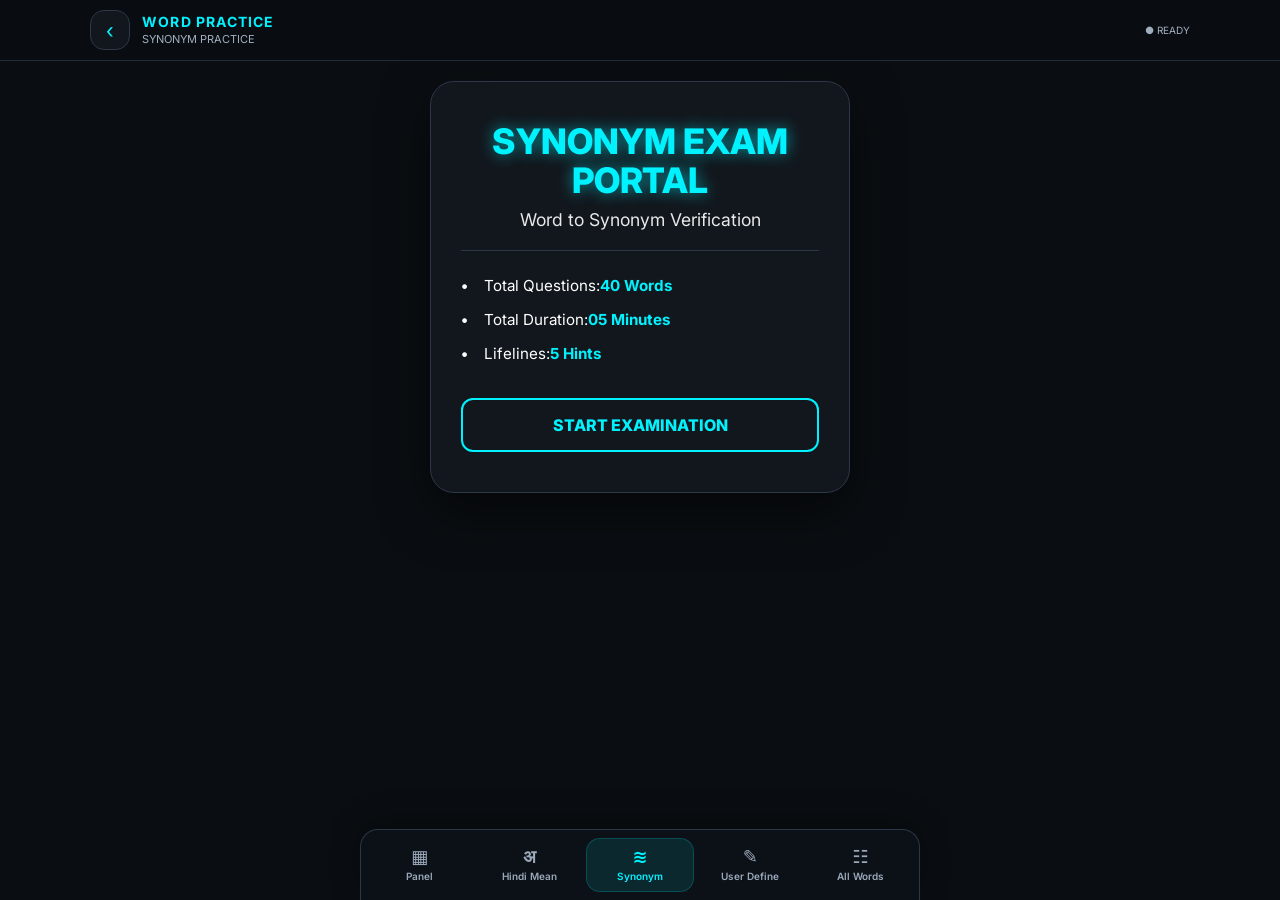
<file: contact.html>
<!DOCTYPE html>
<html lang="hi">
<head>
    <meta charset="UTF-8">
    <meta name="viewport" content="width=device-width, initial-scale=1.0, maximum-scale=1.0, user-scalable=no">
    <title>Synonym Verification Portal</title>
    <link href="https://fonts.googleapis.com/css2?family=Inter:wght@400;600;700;800&display=swap" rel="stylesheet">
    <style>
        :root {
            --neon-cyan: #00f2ff;
            --bg-dark: #0a0e12;
            --card-bg: #12171d;
            --text-gray: #a0aec0;
            --success: #00ff88;
            --error: #ff4b2b;
        }

        /* touch-action prevents double-tap zoom on mobile */
        * { box-sizing: border-box; margin: 0; padding: 0; touch-action: manipulation; }

        ::-webkit-scrollbar { width: 8px; height: 8px; }
        ::-webkit-scrollbar-track { background: #0a0e12; }
        ::-webkit-scrollbar-thumb { background: var(--neon-cyan); border-radius: 10px; box-shadow: 0 0 10px var(--neon-cyan); }
        ::-webkit-scrollbar-thumb:hover { background: #33f5ff; }

        body {
            font-family: 'Inter', sans-serif;
            background-color: var(--bg-dark);
            color: white;
            display: flex;
            flex-direction: column;
            justify-content: center;
            align-items: center;
            min-height: 100vh;
            overflow-x: hidden;
            /* Prevents pull-to-refresh zoom/bounce */
            overscroll-behavior: none;
        }

        .container-wrapper {
            display: flex;
            gap: 20px;
            align-items: flex-start;
            flex-wrap: wrap;
            justify-content: center;
            width: 100%;
            padding: 10px;
        }

        .portal-card {
            background: var(--card-bg);
            width: 420px;
            max-width: 100%;
            padding: 40px 30px;
            border-radius: 24px;
            border: 1px solid #2d3748;
            box-shadow: 0 20px 50px rgba(0,0,0,0.5);
            text-align: center;
            position: relative;
            margin: 10px 0;
        }

        .nav-card {
            background: var(--card-bg);
            width: 340px;
            max-width: 100%;
            padding: 25px;
            border-radius: 24px;
            border: 1px solid #2d3748;
            box-shadow: 0 20px 50px rgba(0,0,0,0.5);
            margin: 10px 0;
            display: none;
        }

        #nav-toggle-btn {
            display: none;
            position: fixed;
            bottom: 20px;
            left: 20px;
            width: 55px;
            height: 55px;
            background: var(--card-bg);
            border: 2px solid var(--neon-cyan);
            border-radius: 50%;
            cursor: pointer;
            z-index: 1100;
            justify-content: center;
            align-items: center;
            box-shadow: 0 0 15px rgba(0, 242, 255, 0.4);
        }

        #nav-toggle-btn svg {
            fill: white;
            width: 26px;
            height: 26px;
        }

        @media (max-width: 850px) {
            #nav-toggle-btn.active-visible {
                display: flex;
            }
            .nav-card.mobile-popup {
                position: fixed;
                bottom: 85px;
                left: 20px;
                margin: 0;
                z-index: 1000;
                width: calc(100% - 40px);
            }
        }

        @media (max-width: 450px) {
            .portal-card {
                width: 95%;
                padding: 20px 15px;
            }
            .nav-card {
                width: calc(100% - 30px);
                padding: 15px;
            }
            .grid {
                grid-template-columns: 1fr;
            }
            #report-window {
                width: 95%;
                padding: 20px 15px;
            }
            .neon-title {
                font-size: 1.5rem;
            }
            .hindi-lbl {
                font-size: 1rem;
            }
            .primary-btn {
                padding: 12px;
                font-size: 0.9rem;
            }
        }

        .nav-header {
            display: flex;
            align-items: center;
            justify-content: space-between;
            font-weight: 600;
            margin-bottom: 20px;
            color: white;
        }

        .time-box-red {
            background: rgba(255, 75, 43, 0.15);
            border: 1px solid var(--error);
            color: var(--error);
            padding: 4px 10px;
            border-radius: 8px;
            font-size: 0.85rem;
            font-weight: 800;
        }

        .nav-scroll-container {
            width: 100%;
            overflow-x: auto;
            margin-bottom: 20px;
            padding-bottom: 10px;
        }

        .nav-grid {
            display: grid;
            grid-template-rows: repeat(2, 45px);
            grid-auto-flow: column;
            gap: 10px;
        }

        .nav-item {
            width: 45px;
            height: 45px;
            background: #1a202c;
            border-radius: 8px;
            display: flex;
            align-items: center;
            justify-content: center;
            font-weight: 600;
            color: white;
            border: 1px solid transparent;
            cursor: pointer;
        }

        .nav-item.active { background: linear-gradient(to bottom right, #00f2ff, #3a7bd5); color: #0a0e12; }
        .nav-item.completed { border-color: var(--success); color: var(--success); }

        .nav-stats {
            background: #0a0e12;
            border-radius: 12px;
            padding: 15px;
            margin-bottom: 20px;
        }

        .stat-row { display: flex; justify-content: space-between; font-size: 0.9rem; margin-bottom: 5px; }

        .neon-title { font-size: 2.2rem; font-weight: 800; color: var(--neon-cyan); text-shadow: 0 0 15px rgba(0, 242, 255, 0.6); line-height: 1.1; margin-bottom: 10px; text-transform: uppercase; }
        .subtitle { color: white; font-size: 1.1rem; margin-bottom: 20px; opacity: 0.9; }
        hr { border: 0; border-top: 1px solid #2d3748; margin: 20px 0; }
        ul { text-align: left; list-style: none; margin: 25px 0; }
        li { margin-bottom: 15px; color: white; font-size: 0.95rem; display: flex; align-items: center; }
        li::before { content: "•"; color: white; font-weight: bold; display: inline-block; width: 1.5em; }
        .highlight-cyan { color: var(--neon-cyan); font-weight: 700; }
        .primary-btn { width: 100%; padding: 15px; background: transparent; border: 2px solid var(--neon-cyan); color: var(--neon-cyan); border-radius: 12px; font-weight: 800; font-size: 1rem; cursor: pointer; text-transform: uppercase; transition: all 0.3s ease; margin-top: 10px; }
        .primary-btn:hover { background: var(--neon-cyan); color: var(--bg-dark); box-shadow: 0 0 20px rgba(0, 242, 255, 0.4); }
        .nav-submit { background: var(--neon-cyan); color: #0a0e12; border: none; }
        .nav-reset { border-color: #ff4b2b; color: #ff4b2b; }
        
        #quiz-section { display: none; }
        
        .quiz-header-ux {
            margin-bottom: 25px;
            padding-bottom: 15px;
            border-bottom: 1px solid #2d3748;
        }

        .progress-text {
            font-size: 0.85rem;
            color: var(--text-gray);
            font-weight: 600;
            text-transform: uppercase;
            letter-spacing: 1px;
            margin-bottom: 8px;
            display: flex;
            justify-content: space-between;
        }

        .progress-bar-container {
            width: 100%;
            height: 6px;
            background: #1a202c;
            border-radius: 10px;
            overflow: hidden;
            margin-bottom: 20px;
        }

        .progress-bar-fill {
            height: 100%;
            background: linear-gradient(90deg, #00f2ff, #3a7bd5);
            width: 0%;
            transition: width 0.3s ease;
            box-shadow: 0 0 10px rgba(0, 242, 255, 0.5);
        }

        .grid { display: grid; grid-template-columns: 1fr 1fr; gap: 15px; margin-bottom: 25px; }
        .word-box { background: #1a202c; padding: 15px; border-radius: 15px; border: 1px solid #2d3748; text-align: left; position: relative; cursor: pointer; user-select: none; }
        .hindi-lbl { display: block; color: var(--neon-cyan); font-weight: 700; margin-bottom: 8px; font-size: 1.1rem; }
        input { width: 100%;  border: 1px solid #2d3748; padding: 10px; border-radius: 8px; color: rgb(98, 0, 0); outline: none; font-size: 0.9rem; background-color: #36494a;}
        input:focus { border-color: var(--neon-cyan); }
        .status { font-size: 0.75rem; margin-top: 5px; font-weight: 600; min-height: 15px; }
        .correct { color: var(--success); }
        .wrong { color: var(--error); }
        #system-alert { display: none; color: var(--error); font-weight: 800; font-size: 0.95rem; margin-top: 20px; text-transform: uppercase; text-align: center; }
        .hint-popup { background: var(--neon-cyan); color: var(--bg-dark); padding: 4px 8px; border-radius: 6px; font-size: 0.75rem; font-weight: 800; margin-top: 8px; display: none; box-shadow: 0 0 10px rgba(0, 242, 255, 0.3); text-align: center; }
        .banner { display: none; background: linear-gradient(rgba(0, 0, 0, 0.8), rgba(0, 0, 0, 0.8)), url('https://images.unsplash.com/photo-1635070041078-e363dbe005cb?auto=format&fit=crop&w=1200&q=80'); background-position: center; background-size: cover; width: 100%; min-height: 350px; justify-content: center; align-items: center; padding: 20px 10px; color: white; text-align: center; border-radius: 24px; margin-bottom: 20px; }
        .content-box { background: rgba(255, 255, 255, 0.03); backdrop-filter: blur(10px); border: 1px solid rgba(0, 242, 255, 0.2); border-radius: 20px; width: 100%; max-width: 800px; padding: 25px 10px; }
        .banner h1 { font-size: clamp(1.2rem, 5vw, 2.5rem); color: #00f2ff; margin-bottom: 20px; text-transform: uppercase; font-weight: bold; }
        .stats-grid { display: flex; flex-direction: row; gap: 8px; justify-content: center; margin-bottom: 20px; flex-wrap: nowrap; }
        .stat-item { background: rgba(0, 242, 255, 0.08); border: 1px solid rgba(0, 242, 255, 0.3); padding: 8px 12px; border-radius: 8px; color: #b3fdff; font-size: clamp(0.6rem, 2.2vw, 0.9rem); flex: 0 1 auto; min-width: fit-content; display: flex; align-items: center; justify-content: center; gap: 5px; white-space: nowrap; }
        .details-text { font-size: clamp(0.75rem, 2.5vw, 1rem); margin-bottom: 15px; color: #cfd8dc; }
        .rules { font-size: clamp(0.65rem, 2.2vw, 0.85rem); background: rgba(0, 242, 255, 0.1); color: #00f2ff; padding: 8px 15px; border-radius: 50px; font-weight: bold; border: 1px dashed #00f2ff; display: inline-block; }
        
        #report-window { display: none; background: var(--card-bg); width: 450px; max-width: 95%; padding: 35px; border-radius: 24px; border: 1px solid var(--neon-cyan); box-shadow: 0 0 30px rgba(0, 242, 255, 0.2); text-align: center; }
        .report-grid { display: grid; grid-template-columns: 1fr 1fr; gap: 15px; margin: 25px 0; }
        .report-box { background: #0a0e12; padding: 15px; border-radius: 12px; border: 1px solid #2d3748; cursor: pointer; transition: transform 0.2s; }
        .report-box:hover { transform: scale(1.05); border-color: var(--neon-cyan); }
        .report-val { display: block; font-size: 1.5rem; font-weight: 800; color: var(--neon-cyan); }
        .report-lbl { font-size: 0.75rem; color: var(--text-gray); text-transform: uppercase; letter-spacing: 1px; }
        
        #detail-list-container { margin-top: 20px; text-align: left; background: #0a0e12; border-radius: 12px; padding: 15px; display: none; max-height: 250px; overflow-y: auto; border: 1px solid #2d3748; }
        .detail-item { padding: 10px; border-bottom: 1px solid #1a202c; font-size: 0.9rem; display: flex; justify-content: space-between; align-items: center; }
        .detail-item:last-child { border: none; }
        .detail-title { color: var(--neon-cyan); font-weight: 700; margin-bottom: 10px; font-size: 0.8rem; text-transform: uppercase; text-align: center; border-bottom: 1px solid #2d3748; padding-bottom: 5px; }
    
        /* Mobile app-like responsive refinements; original neon theme retained */
        html { min-height: 100%; -webkit-text-size-adjust: 100%; }
        body { width: 100%; min-height: 100dvh; padding-bottom: env(safe-area-inset-bottom); }
        button, input, a { touch-action: manipulation; }
        input, button { font: inherit; }
        @media (max-width: 700px) {
          body { align-items: stretch; justify-content: flex-start; }
          .container-wrapper { padding: 10px; gap: 12px; }
          .portal-card { width: 100%; max-width: 560px; padding: 24px 16px; border-radius: 20px; margin: 0 auto 12px; }
          .nav-card { width: 100%; max-width: 560px; padding: 18px; margin: 0 auto; }
          .grid { grid-template-columns: minmax(0, 1fr); gap: 10px; }
          .word-box { padding: 14px; }
          .primary-btn { min-height: 46px; padding: 12px; }
          .neon-title { font-size: clamp(1.45rem, 7vw, 2rem); overflow-wrap: anywhere; }
          .report-grid { gap: 10px; }
          #selection-screen { padding: 12px; }
          .picker-card { padding: 22px 14px; border-radius: 20px; }
          .word-picker-grid { grid-template-columns: repeat(2, minmax(0, 1fr)); max-height: 45dvh; gap: 8px; padding: 10px; }
          .pick-item { min-height: 42px; display: flex; align-items: center; justify-content: center; overflow-wrap: anywhere; }
          #main-test-area { flex-direction: column; align-items: stretch; }
          .nav-grid { grid-template-columns: repeat(5, minmax(0, 1fr)); gap: 8px; }
        }
        @media (max-width: 380px) {
          .portal-card { padding: 20px 12px; }
          .report-box { padding: 10px; }
          .primary-btn { font-size: .86rem; }
        }

    </style>
    <meta name="theme-color" content="#0a0e12">
    <meta name="mobile-web-app-capable" content="yes">
    <meta name="apple-mobile-web-app-capable" content="yes">
    <meta name="apple-mobile-web-app-status-bar-style" content="black-translucent">
    <link rel="manifest" href="manifest.webmanifest">
    <link rel="icon" href="app-icon.svg" type="image/svg+xml">
    <link rel="stylesheet" href="app-shell.css">
</head>
<body oncontextmenu="return false;">

    <button id="nav-toggle-btn" onclick="toggleNav()">
        <svg viewBox="0 0 24 24">
            <path d="M4 8h4V4H4v4zm6 12h4v-4h-4v4zm-6 0h4v-4H4v4zm0-6h4v-4H4v4zm6 0h4v-4h-4v4zm6-10v4h4V4h-4zm-6 4h4V4h-4v4zm6 6h4v-4h-4v4zm0 6h4v-4h-4v4z"/>
        </svg>
    </button>

    <section class="banner" id="top-banner-main">
        <div class="content-box">
            <h1>Synonym Mastery Exam Portal</h1>
            <div class="stats-grid">
                <div class="stat-item"><span>64 Words</span></div>
                <div class="stat-item"><span id="lifeline-display">5 Lifelines</span></div>
                <div class="stat-item"><span>100 Marks</span></div>
            </div>
            <p class="details-text">Har sawaal <b>2.5 Number</b> ka hoga</p>
            <div class="rules">⚡ 3 Questions Krna Compulsory Hai!</div>
        </div>
    </section>

    <div class="container-wrapper">
        <div id="start-window" class="portal-card">
            <h1 class="neon-title">SYNONYM EXAM<br>PORTAL</h1>
            <p class="subtitle">Word to Synonym Verification</p>
            <hr>
            <ul>
                <li>Total Questions: <span class="highlight-cyan">40 Words</span></li>
                <li>Total Duration: <span class="highlight-cyan">05 Minutes</span></li>
                <li>Lifelines: <span class="highlight-cyan">5 Hints</span></li>
            </ul>
            <button class="primary-btn" onclick="startTest()">Start Examination</button>
        </div>

        <div id="quiz-section" class="portal-card">
            <div class="quiz-header-ux">
                <div class="progress-text">
                    <span id="q-set-title">Question Set 1 of 20</span>
                    <span id="progress-percent">5%</span>
                </div>
                <div class="progress-bar-container">
                    <div class="progress-bar-fill" id="progress-bar"></div>
                </div>
            </div>

            <div class="grid" id="word-grid"></div>
            
            <div style="display: flex; gap: 10px;">
                <button class="primary-btn" id="submit-btn" onclick="checkAttempt('submit')" style="flex: 2;">Submit Answers</button>
                <button class="primary-btn" id="next-btn" onclick="generateBatch()" style="flex: 1; font-size: 0.8rem; border-color: #4a5568; color: #a0aec0;">Next</button>
            </div>
            <div id="system-alert">⚠️ ATTEMPT ANY THREE WORDS</div>
        </div>

        <div id="report-window" class="portal-card">
            <h1 class="neon-title">EXAM REPORT</h1>
            <p style="font-size: 0.8rem; color: var(--text-gray); margin-bottom: 10px;">Tap boxes to show/hide lists</p>
            <div class="report-grid">
                <div class="report-box" onclick="toggleDetails('attempted')">
                    <span class="report-val" id="rep-attempted">0</span>
                    <span class="report-lbl">Attempted</span>
                </div>
                <div class="report-box" onclick="toggleDetails('skipped')">
                    <span class="report-val" id="rep-skipped">0</span>
                    <span class="report-lbl">Skipped</span>
                </div>
                <div class="report-box" onclick="toggleDetails('correct')">
                    <span class="report-val" id="rep-correct" style="color: var(--success);">0</span>
                    <span class="report-lbl">Correct</span>
                </div>
                <div class="report-box" onclick="toggleDetails('wrong')">
                    <span class="report-val" id="rep-wrong" style="color: var(--error);">0</span>
                    <span class="report-lbl">Wrong</span>
                </div>
            </div>
            <div id="detail-list-container">
                <div class="detail-title" id="detail-title">Detail List</div>
                <div id="detail-items"></div>
            </div>
            <button class="primary-btn" onclick="location.reload()">RETAKE TEST</button>
        </div>

        <div id="nav-sidebar" class="nav-card">
            <div class="nav-header">
                <div style="display: flex; align-items: center; gap: 8px;"><span>⠿</span> Navigation</div>
                <div id="timer" class="time-box-red">05:00</div>
            </div>
            <div class="nav-scroll-container">
                <div class="nav-grid" id="nav-grid"></div>
            </div>
            <div class="nav-stats">
                <div class="stat-row">
                    <span>Answered</span>
                    <span id="nav-answered" style="color: var(--neon-cyan);">0</span>
                </div>
                <div class="stat-row">
                    <span>Unanswered</span>
                    <span id="nav-unanswered" style="color: #4a5568;">20</span>
                </div>
            </div>
            <button class="primary-btn nav-submit" onclick="finishTest()">SUBMIT FINAL TEST</button>
            <button class="primary-btn nav-reset" onclick="location.reload()">RESET TEST</button>
        </div>
    </div>

    <script src="words-store.js"></script>
<script>
        // Zoom Prevention Logic
        document.addEventListener('keydown', function (e) {
            if (e.ctrlKey && (e.key === '+' || e.key === '-' || e.key === '0' || e.key === '=')) {
                e.preventDefault();
            }
        });
        document.addEventListener('wheel', function (e) {
            if (e.ctrlKey) e.preventDefault();
        }, { passive: false });
        document.addEventListener('gesturestart', function (e) {
            e.preventDefault();
        });

        const vocabData = window.WordStore.getWords("synonym", [
         {h: "Slow", e: "Slugish"}, {h: "Bad", e: "Awful"}, {h: "Dumb", e: "Foolish"}, {h: "Ugly", e: "Hideous"},
            {h: "Weak", e: "Fragile"}, {h: "Hot", e: "Warm"}, {h: "Young", e: "Youthful"}, {h: "Tired", e: "Exhausted"},
            {h: "Fearful", e: "Afraid"}, {h: "Serious", e: "Stern"}, {h: "Active", e: "Energetic"}, {h: "Loud", e: "Noisy"},

            {h: "Helpful", e: "Supportive"}, {h: "Dull", e: "Blunt"}, {h: "Hard", e: "Firm"}, {h: "Wet", e: "Damp"},
            {h: "Hungry", e: "Straving"}, {h: "Thirsty", e: "Parched"}, {h: "Exicted", e: "thrilled"}, {h: "Lonely", e: "Isolated"},
            {h: "Friendly", e: "Sociable"}, {h: "Shy", e: "Bashful"}, {h: "Loyal", e: "Faithful"}, {h: "Hot", e: "Warm"},
            {h: "Happy", e: "Joyful"}, {h: "Fast", e: "Quick"}, {h: "Beautiful", e: "Pretty"}, {h: "Large", e: "Enormous"},
            {h: "Small", e: "Tiny"}, {h: "Smart", e: "Intelligent"}, {h: "Strong", e: "Powerful"}, {h: "Brave", e: "Courageous"},
            {h: "Hard", e: "Difficult"}, {h: "Simple", e: "Easy"}, {h: "Angry", e: "Furious"}, {h: "Sad", e: "Unhappy"},
            {h: "Kind", e: "Generous"}, {h: "Rich", e: "Wealthy"}, {h: "Poor", e: "Needy"}, {h: "Calm", e: "Peaceful"},
            {h: "Start", e: "Begin"}, {h: "End", e: "Finish"}, {h: "Fix", e: "Repair"}, {h: "Choose", e: "Select"},
            {h: "Help", e: "Assist"}, {h: "Keep", e: "Retain"}, {h: "Old", e: "Ancient"}, {h: "New", e: "Modern"},
            {h: "Thin", e: "Slim"}, {h: "Fat", e: "Chubby"}, {h: "Lazy", e: "Idle"}, {h: "Busy", e: "Active"},
            {h: "Right", e: "Correct"}, {h: "Wrong", e: "Incorrect"}, {h: "Close", e: "Near"}, {h: "Far", e: "Distant"},
            {h: "Great", e: "Wonderful"}, {h: "Boring", e: "Dull"}, {h: "Quiet", e: "Silent"}, {h: "Loud", e: "Noisy"},
            {h: "True", e: "Genuine"}, {h: "False", e: "Fake"}, {h: "Cold", e: "Chilly"}, {h: "Hot", e: "Warm"},

       
            
        ]);

        let totalTime = 300; 
        let totalTimerId;
        let lifelines = 5;
        let setCounter = 0;
        let completedSets = 0;
        let activeType = null;
        let results = { correct: [], wrong: [], attempted: [], skipped: [] };

        function toggleNav() {
            const nav = document.getElementById('nav-sidebar');
            if (window.innerWidth <= 850) {
                nav.classList.add('mobile-popup');
                nav.style.display = (nav.style.display === 'block') ? 'none' : 'block';
            }
        }

        function startTest() {
            document.getElementById('start-window').style.display = 'none';
            document.getElementById('top-banner-main').style.display = 'flex';
            document.getElementById('quiz-section').style.display = 'block';
            const nav = document.getElementById('nav-sidebar');
            const toggle = document.getElementById('nav-toggle-btn');
            if (window.innerWidth > 850) { nav.style.display = 'block'; toggle.classList.remove('active-visible'); } 
            else { nav.style.display = 'none'; toggle.classList.add('active-visible'); }
            initNavigation();
            generateBatch(1);
            startTotalTimer();
        }

        function initNavigation() {
            const grid = document.getElementById('nav-grid');
            grid.innerHTML = '';
            for(let i=1; i<=20; i++) {
                const div = document.createElement('div');
                div.className = 'nav-item';
                div.id = `nav-item-${i}`;
                div.innerText = i;
                div.onclick = function() { 
                    generateBatch(i); 
                    if (window.innerWidth <= 850) toggleNav(); 
                };
                grid.appendChild(div);
            }
        }

        function startTotalTimer() {
            totalTimerId = setInterval(() => {
                totalTime--;
                let min = Math.floor(totalTime / 60);
                let sec = totalTime % 60;
                document.getElementById('timer').innerText = `${min.toString().padStart(2, '0')}:${sec.toString().padStart(2, '0')}`;
                if (totalTime <= 0) { finishTest(); }
            }, 1000);
        }

        function triggerAlert(msg) {
            const alertBox = document.getElementById('system-alert');
            alertBox.innerText = `⚠️ ${msg}`;
            alertBox.style.display = 'block';
            setTimeout(() => { alertBox.style.display = 'none'; }, 5000);
        }

        function generateBatch(forcedSetNum) {
            const grid = document.getElementById('word-grid');
            grid.innerHTML = '';
            document.getElementById('system-alert').style.display = 'none';
            document.getElementById('submit-btn').disabled = false;
            
            if (forcedSetNum) {
                setCounter = forcedSetNum;
            } else {
                setCounter++;
                if(setCounter > 20) setCounter = 1;
            }
            
            document.getElementById('q-set-title').innerText = `Question Set ${setCounter} of 20`;
            const percentage = (setCounter / 20) * 100;
            document.getElementById('progress-percent').innerText = `${Math.round(percentage)}%`;
            document.getElementById('progress-bar').style.width = `${percentage}%`;

            document.querySelectorAll('.nav-item').forEach(el => el.classList.remove('active'));
            const activeNav = document.getElementById(`nav-item-${setCounter}`);
            if(activeNav) activeNav.classList.add('active');

            currentBatch = [...vocabData].sort(() => 0.5 - Math.random()).slice(0, 4);
            currentBatch.forEach((item, i) => {
                const div = document.createElement('div');
                div.className = 'word-box';
                div.ondblclick = () => triggerHint(i, item.e);
                div.innerHTML = `<span class="hindi-lbl">${item.h}</span><input type="text" id="ans-${i}" placeholder="Synonym..."><div id="hint-popup-${i}" class="hint-popup"></div><div id="status-${i}" class="status"></div>`;
                grid.appendChild(div);
            });
        }

        function checkAttempt(type) {
            let count = 0;
            currentBatch.forEach((_, i) => { if (document.getElementById(`ans-${i}`).value.trim() !== "") count++; });
            if (count < 3) { triggerAlert("ATTEMPT ANY THREE WORDS"); } else {
                if (type === 'submit') {
                    verify();
                    const navItem = document.getElementById(`nav-item-${setCounter}`);
                    if(!navItem.classList.contains('completed')){
                        navItem.classList.add('completed');
                        completedSets++;
                        document.getElementById('nav-answered').innerText = completedSets;
                        document.getElementById('nav-unanswered').innerText = 20 - completedSets;
                    }
                }
            }
        }

        function triggerHint(index, correctWord) {
            if (lifelines <= 0) { triggerAlert("NO LIFELINES LEFT!"); return; }
            if (document.getElementById(`ans-${index}`).disabled) return;
            const popup = document.getElementById(`hint-popup-${index}`);
            if (popup.style.display === 'block') return;
            lifelines--;
            document.getElementById('lifeline-display').innerText = `${lifelines} Lifelines`;
            let wrongWord;
            do { wrongWord = vocabData[Math.floor(Math.random() * vocabData.length)].e; } while (wrongWord.toLowerCase() === correctWord.toLowerCase());
            const options = [correctWord, wrongWord].sort(() => 0.5 - Math.random());
            popup.innerText = `Hint: ${options[0]} or ${options[1]}`;
            popup.style.display = 'block';
            setTimeout(() => { popup.style.display = 'none'; }, 5000);
        }

        function verify() {
            currentBatch.forEach((item, i) => {
                const input = document.getElementById(`ans-${i}`);
                const status = document.getElementById(`status-${i}`);
                const userVal = input.value.trim().toLowerCase();
                input.disabled = true;
                if (userVal === "") { return; }
                if (!results.attempted.some(v => v.h === item.h)) results.attempted.push(item);
                if (userVal === item.e.toLowerCase()) {
                    status.innerHTML = "✓ Correct";
                    status.className = "status correct";
                    input.style.borderColor = "var(--success)";
                    if (!results.correct.some(v => v.h === item.h)) results.correct.push(item);
                } else {
                    status.innerHTML = `✗ Ans: ${item.e}`;
                    status.className = "status wrong";
                    input.style.borderColor = "var(--error)";
                    if (!results.wrong.some(v => v.h === item.h)) results.wrong.push(item);
                }
            });
            document.getElementById('submit-btn').disabled = true;
        }

        function finishTest() {
            clearInterval(totalTimerId);
            const attemptedNames = results.attempted.map(v => v.h);
            results.skipped = vocabData.filter(v => !attemptedNames.includes(v.h));
            document.getElementById('quiz-section').style.display = 'none';
            document.getElementById('nav-sidebar').style.display = 'none';
            document.getElementById('nav-toggle-btn').style.display = 'none';
            document.getElementById('rep-attempted').innerText = results.attempted.length;
            document.getElementById('rep-skipped').innerText = results.skipped.length;
            document.getElementById('rep-correct').innerText = results.correct.length;
            document.getElementById('rep-wrong').innerText = results.wrong.length;
            document.getElementById('report-window').style.display = 'block';
        }

        function toggleDetails(type) {
            const container = document.getElementById('detail-list-container');
            const itemsList = document.getElementById('detail-items');
            const title = document.getElementById('detail-title');

            if (activeType === type) {
                container.style.display = 'none';
                activeType = null;
            } else {
                container.style.display = 'block';
                itemsList.innerHTML = '';
                title.innerText = `${type} words list`;
                results[type].forEach(item => {
                    const div = document.createElement('div');
                    div.className = 'detail-item';
                    div.innerHTML = `<span>${item.h}</span> <span style="color:var(--text-gray)">${item.e}</span>`;
                    itemsList.appendChild(div);
                });
                if(results[type].length === 0) itemsList.innerHTML = '<div style="text-align:center; color:gray; padding:10px;">No words found</div>';
                activeType = type;
            }
        }
    </script>
    <script src="app-shell.js"></script>
</body>
</html>
</file>
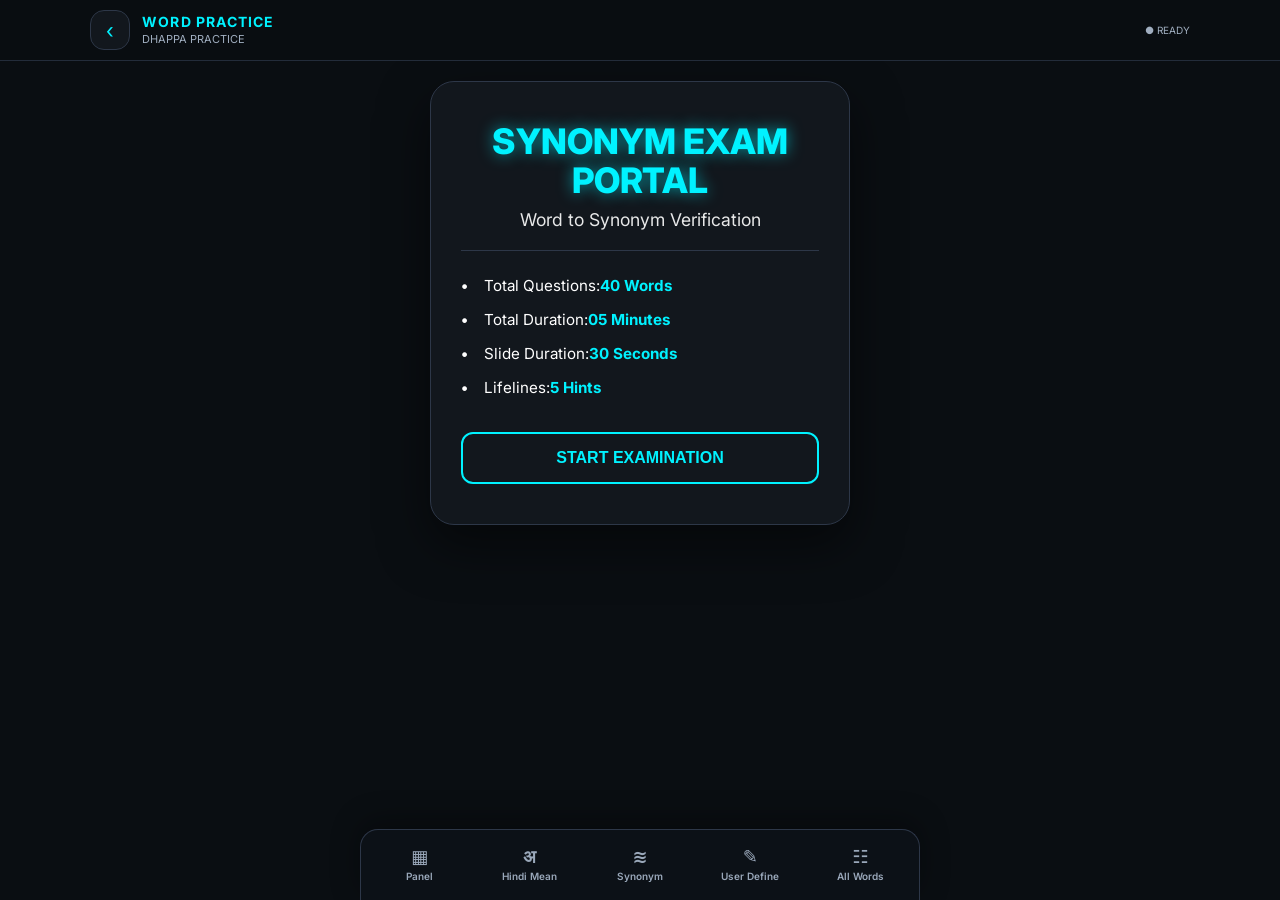
<file: extra.html>
<!DOCTYPE html>
<html lang="hi">
<head>
    <meta charset="UTF-8">
    <meta name="viewport" content="width=device-width, initial-scale=1.0">
    <title>Synonym Verification Portal</title>
    <link href="https://fonts.googleapis.com/css2?family=Inter:wght@400;600;700;800&display=swap" rel="stylesheet">
    <style>
        :root {
            --neon-cyan: #00f2ff;
            --bg-dark: #0a0e12;
            --card-bg: #12171d;
            --text-gray: #a0aec0;
            --success: #00ff88;
            --error: #ff4b2b;
        }

        * { box-sizing: border-box; margin: 0; padding: 0; }

        ::-webkit-scrollbar { width: 8px; height: 8px; }
        ::-webkit-scrollbar-track { background: #0a0e12; }
        ::-webkit-scrollbar-thumb { background: var(--neon-cyan); border-radius: 10px; box-shadow: 0 0 10px var(--neon-cyan); }
        ::-webkit-scrollbar-thumb:hover { background: #33f5ff; }

        body {
            font-family: 'Inter', sans-serif;
            background-color: var(--bg-dark);
            color: white;
            display: flex;
            flex-direction: column;
            justify-content: center;
            align-items: center;
            min-height: 100vh;
            overflow-x: hidden;
        }

        .container-wrapper {
            display: flex;
            gap: 20px;
            align-items: flex-start;
            flex-wrap: wrap;
            justify-content: center;
            width: 100%;
            padding: 10px;
        }

        .portal-card {
            background: var(--card-bg);
            width: 420px;
            max-width: 100%;
            padding: 40px 30px;
            border-radius: 24px;
            border: 1px solid #2d3748;
            box-shadow: 0 20px 50px rgba(0,0,0,0.5);
            text-align: center;
            position: relative;
            margin: 10px 0;
        }

        .nav-card {
            background: var(--card-bg);
            width: 340px;
            max-width: 100%;
            padding: 25px;
            border-radius: 24px;
            border: 1px solid #2d3748;
            box-shadow: 0 20px 50px rgba(0,0,0,0.5);
            margin: 10px 0;
            display: none;
        }

        #nav-toggle-btn {
            display: none;
            position: fixed;
            bottom: 20px;
            left: 20px;
            width: 55px;
            height: 55px;
            background: var(--card-bg);
            border: 2px solid var(--neon-cyan);
            border-radius: 50%;
            cursor: pointer;
            z-index: 1100;
            justify-content: center;
            align-items: center;
            box-shadow: 0 0 15px rgba(0, 242, 255, 0.4);
        }

        #nav-toggle-btn svg {
            fill: white;
            width: 26px;
            height: 26px;
        }

        @media (max-width: 850px) {
            #nav-toggle-btn.active-visible {
                display: flex;
            }
            .nav-card.mobile-popup {
                position: fixed;
                bottom: 85px;
                left: 20px;
                margin: 0;
                z-index: 1000;
                width: calc(100% - 40px);
            }
        }

        /* 0px to 450px Responsive Fix */
        @media (max-width: 450px) {
            .portal-card {
                width: 95%;
                padding: 20px 15px;
            }
            .nav-card {
                width: calc(100% - 30px);
                padding: 15px;
            }
            .grid {
                grid-template-columns: 1fr; /* Single column for small screens */
            }
            #report-window {
                width: 95%;
                padding: 20px 15px;
            }
            .neon-title {
                font-size: 1.5rem;
            }
            .stat-item {
                padding: 6px 8px;
                font-size: 0.7rem;
            }
            .hindi-lbl {
                font-size: 1rem;
            }
            .primary-btn {
                padding: 12px;
                font-size: 0.9rem;
            }
            .timer-badge {
                font-size: 0.75rem;
                padding: 4px 10px;
            }
            .nav-item {
                width: 40px;
                height: 40px;
                font-size: 0.8rem;
            }
        }

        .nav-header {
            display: flex;
            align-items: center;
            justify-content: space-between;
            font-weight: 600;
            margin-bottom: 20px;
            color: white;
        }

        .time-box-red {
            background: rgba(255, 75, 43, 0.15);
            border: 1px solid var(--error);
            color: var(--error);
            padding: 4px 10px;
            border-radius: 8px;
            font-size: 0.85rem;
            font-weight: 800;
        }

        .nav-scroll-container {
            width: 100%;
            overflow-x: auto;
            margin-bottom: 20px;
            padding-bottom: 10px;
        }

        .nav-grid {
            display: grid;
            grid-template-rows: repeat(2, 45px);
            grid-auto-flow: column;
            gap: 10px;
        }

        .nav-item {
            width: 45px;
            height: 45px;
            background: #1a202c;
            border-radius: 8px;
            display: flex;
            align-items: center;
            justify-content: center;
            font-weight: 600;
            color: white;
            border: 1px solid transparent;
            cursor: pointer;
        }

        .nav-item.active { background: linear-gradient(to bottom right, #00f2ff, #3a7bd5); color: #0a0e12; }
        .nav-item.completed { border-color: var(--success); color: var(--success); }

        .nav-stats {
            background: #0a0e12;
            border-radius: 12px;
            padding: 15px;
            margin-bottom: 20px;
        }

        .stat-row { display: flex; justify-content: space-between; font-size: 0.9rem; margin-bottom: 5px; }

        .neon-title { font-size: 2.2rem; font-weight: 800; color: var(--neon-cyan); text-shadow: 0 0 15px rgba(0, 242, 255, 0.6); line-height: 1.1; margin-bottom: 10px; text-transform: uppercase; }
        .subtitle { color: white; font-size: 1.1rem; margin-bottom: 20px; opacity: 0.9; }
        hr { border: 0; border-top: 1px solid #2d3748; margin: 20px 0; }
        ul { text-align: left; list-style: none; margin: 25px 0; }
        li { margin-bottom: 15px; color: white; font-size: 0.95rem; display: flex; align-items: center; }
        li::before { content: "•"; color: white; font-weight: bold; display: inline-block; width: 1.5em; }
        .highlight-cyan { color: var(--neon-cyan); font-weight: 700; }
        .primary-btn { width: 100%; padding: 15px; background: transparent; border: 2px solid var(--neon-cyan); color: var(--neon-cyan); border-radius: 12px; font-weight: 800; font-size: 1rem; cursor: pointer; text-transform: uppercase; transition: all 0.3s ease; margin-top: 10px; }
        .primary-btn:hover { background: var(--neon-cyan); color: var(--bg-dark); box-shadow: 0 0 20px rgba(0, 242, 255, 0.4); }
        .nav-submit { background: var(--neon-cyan); color: #0a0e12; border: none; }
        .nav-reset { border-color: #ff4b2b; color: #ff4b2b; }
        
        #quiz-section { display: none; }
        
        .quiz-header-ux {
            margin-bottom: 25px;
            padding-bottom: 15px;
            border-bottom: 1px solid #2d3748;
        }

        .progress-text {
            font-size: 0.85rem;
            color: var(--text-gray);
            font-weight: 600;
            text-transform: uppercase;
            letter-spacing: 1px;
            margin-bottom: 8px;
            display: flex;
            justify-content: space-between;
        }

        .progress-bar-container {
            width: 100%;
            height: 6px;
            background: #1a202c;
            border-radius: 10px;
            overflow: hidden;
            margin-bottom: 20px;
        }

        .progress-bar-fill {
            height: 100%;
            background: linear-gradient(90deg, #00f2ff, #3a7bd5);
            width: 0%;
            transition: width 0.3s ease;
            box-shadow: 0 0 10px rgba(0, 242, 255, 0.5);
        }

        .timer-badge {
            display: inline-flex;
            align-items: center;
            gap: 8px;
            background: rgba(255, 75, 43, 0.1);
            border: 1px solid rgba(255, 75, 43, 0.4);
            color: var(--error);
            padding: 6px 15px;
            border-radius: 50px;
            font-size: 0.9rem;
            font-weight: 700;
            margin-bottom: 10px;
            box-shadow: 0 0 15px rgba(255, 75, 43, 0.15);
        }
        
        .timer-badge svg {
            width: 16px; height: 16px; fill: var(--error);
        }

        .grid { display: grid; grid-template-columns: 1fr 1fr; gap: 15px; margin-bottom: 25px; }
        .word-box { background: #1a202c; padding: 15px; border-radius: 15px; border: 1px solid #2d3748; text-align: left; position: relative; cursor: pointer; user-select: none; }
        .hindi-lbl { display: block; color: var(--neon-cyan); font-weight: 700; margin-bottom: 8px; font-size: 1.1rem; }
        input { width: 100%; background: #0a0e12; border: 1px solid #2d3748; padding: 10px; border-radius: 8px; color: white; outline: none; font-size: 0.9rem; }
        input:focus { border-color: var(--neon-cyan); }
        .status { font-size: 0.75rem; margin-top: 5px; font-weight: 600; min-height: 15px; }
        .correct { color: var(--success); }
        .wrong { color: var(--error); }
        #system-alert { display: none; color: var(--error); font-weight: 800; font-size: 0.95rem; margin-top: 20px; text-transform: uppercase; text-align: center; }
        .hint-popup { background: var(--neon-cyan); color: var(--bg-dark); padding: 4px 8px; border-radius: 6px; font-size: 0.75rem; font-weight: 800; margin-top: 8px; display: none; box-shadow: 0 0 10px rgba(0, 242, 255, 0.3); text-align: center; }
        .banner { display: none; background: linear-gradient(rgba(0, 0, 0, 0.8), rgba(0, 0, 0, 0.8)), url('https://images.unsplash.com/photo-1635070041078-e363dbe005cb?auto=format&fit=crop&w=1200&q=80'); background-position: center; background-size: cover; width: 100%; min-height: 350px; justify-content: center; align-items: center; padding: 20px 10px; color: white; text-align: center; border-radius: 24px; margin-bottom: 20px; }
        .content-box { background: rgba(255, 255, 255, 0.03); backdrop-filter: blur(10px); border: 1px solid rgba(0, 242, 255, 0.2); border-radius: 20px; width: 100%; max-width: 800px; padding: 25px 10px; }
        .banner h1 { font-size: clamp(1.2rem, 5vw, 2.5rem); color: #00f2ff; margin-bottom: 20px; text-transform: uppercase; font-weight: bold; }
        .stats-grid { display: flex; flex-direction: row; gap: 8px; justify-content: center; margin-bottom: 20px; flex-wrap: nowrap; }
        .stat-item { background: rgba(0, 242, 255, 0.08); border: 1px solid rgba(0, 242, 255, 0.3); padding: 8px 12px; border-radius: 8px; color: #b3fdff; font-size: clamp(0.6rem, 2.2vw, 0.9rem); flex: 0 1 auto; min-width: fit-content; display: flex; align-items: center; justify-content: center; gap: 5px; white-space: nowrap; }
        .details-text { font-size: clamp(0.75rem, 2.5vw, 1rem); margin-bottom: 15px; color: #cfd8dc; }
        .rules { font-size: clamp(0.65rem, 2.2vw, 0.85rem); background: rgba(0, 242, 255, 0.1); color: #00f2ff; padding: 8px 15px; border-radius: 50px; font-weight: bold; border: 1px dashed #00f2ff; display: inline-block; }
        
        #report-window { display: none; background: var(--card-bg); width: 450px; max-width: 95%; padding: 35px; border-radius: 24px; border: 1px solid var(--neon-cyan); box-shadow: 0 0 30px rgba(0, 242, 255, 0.2); text-align: center; }
        .report-grid { display: grid; grid-template-columns: 1fr 1fr; gap: 15px; margin: 25px 0; }
        .report-box { background: #0a0e12; padding: 15px; border-radius: 12px; border: 1px solid #2d3748; cursor: pointer; transition: transform 0.2s; }
        .report-box:hover { transform: scale(1.05); border-color: var(--neon-cyan); }
        .report-val { display: block; font-size: 1.5rem; font-weight: 800; color: var(--neon-cyan); }
        .report-lbl { font-size: 0.75rem; color: var(--text-gray); text-transform: uppercase; letter-spacing: 1px; }
        
        #detail-list-container { margin-top: 20px; text-align: left; background: #0a0e12; border-radius: 12px; padding: 15px; display: none; max-height: 250px; overflow-y: auto; border: 1px solid #2d3748; }
        .detail-item { padding: 10px; border-bottom: 1px solid #1a202c; font-size: 0.9rem; display: flex; justify-content: space-between; align-items: center; }
        .detail-item:last-child { border: none; }
        .detail-title { color: var(--neon-cyan); font-weight: 700; margin-bottom: 10px; font-size: 0.8rem; text-transform: uppercase; text-align: center; border-bottom: 1px solid #2d3748; padding-bottom: 5px; }
    </style>
    <meta name="theme-color" content="#0a0e12">
    <meta name="mobile-web-app-capable" content="yes">
    <meta name="apple-mobile-web-app-capable" content="yes">
    <meta name="apple-mobile-web-app-status-bar-style" content="black-translucent">
    <link rel="manifest" href="manifest.webmanifest">
    <link rel="icon" href="app-icon.svg" type="image/svg+xml">
    <link rel="stylesheet" href="app-shell.css">
</head>
<body>

    <button id="nav-toggle-btn" onclick="toggleNav()">
        <svg viewBox="0 0 24 24">
            <path d="M4 8h4V4H4v4zm6 12h4v-4h-4v4zm-6 0h4v-4H4v4zm0-6h4v-4H4v4zm6 0h4v-4h-4v4zm6-10v4h4V4h-4zm-6 4h4V4h-4v4zm6 6h4v-4h-4v4zm0 6h4v-4h-4v4z"/>
        </svg>
    </button>

    <section class="banner" id="top-banner-main">
        <div class="content-box">
            <h1>Synonym Mastery Exam Portal</h1>
            <div class="stats-grid">
                <div class="stat-item"><span>40 Words</span></div>
                <div class="stat-item"><span id="lifeline-display">5 Lifelines</span></div>
                <div class="stat-item"><span>100 Marks</span></div>
            </div>
            <p class="details-text">Har sawaal <b>2.5 Number</b> ka hoga</p>
            <div class="rules">⚡ 3 Questions Krna Compulsory Hai!</div>
        </div>
    </section>

    <div class="container-wrapper">
        <div id="start-window" class="portal-card">
            <h1 class="neon-title">SYNONYM EXAM<br>PORTAL</h1>
            <p class="subtitle">Word to Synonym Verification</p>
            <hr>
            <ul>
                <li>Total Questions: <span class="highlight-cyan">40 Words</span></li>
                <li>Total Duration: <span class="highlight-cyan">05 Minutes</span></li>
                <li>Slide Duration: <span class="highlight-cyan">30 Seconds</span></li>
                <li>Lifelines: <span class="highlight-cyan">5 Hints</span></li>
            </ul>
            <button class="primary-btn" onclick="startTest()">Start Examination</button>
        </div>

        <div id="quiz-section" class="portal-card">
            <div class="quiz-header-ux">
                <div class="timer-badge">
                    <svg viewBox="0 0 24 24"><path d="M11.99 2C6.47 2 2 6.48 2 12s4.47 10 9.99 10C17.52 22 22 17.52 22 12S17.52 2 11.99 2zM12 20c-4.42 0-8-3.58-8-8s3.58-8 8-8 8 3.58 8 8-3.58 8-8 8zm.5-13H11v6l5.25 3.15.75-1.23-4.5-2.67z"/></svg>
                    SLIDE TIME: <span id="slide-timer">30</span>s
                </div>
                
                <div class="progress-text">
                    <span id="q-set-title">Question Set 1 of 20</span>
                    <span id="progress-percent">5%</span>
                </div>
                <div class="progress-bar-container">
                    <div class="progress-bar-fill" id="progress-bar"></div>
                </div>
            </div>

            <div class="grid" id="word-grid"></div>
            
            <div style="display: flex; gap: 10px;">
                <button class="primary-btn" id="submit-btn" onclick="checkAttempt('submit')" style="flex: 2;">Submit Answers</button>
                <button class="primary-btn" id="next-btn" onclick="generateBatch()" style="flex: 1; font-size: 0.8rem; border-color: #4a5568; color: #a0aec0;">Next</button>
            </div>
            <div id="system-alert">⚠️ ATTEMPT ANY THREE WORDS</div>
        </div>

        <div id="report-window" class="portal-card">
            <h1 class="neon-title">EXAM REPORT</h1>
            <p style="font-size: 0.8rem; color: var(--text-gray); margin-bottom: 10px;">Tap boxes to show/hide lists</p>
            <div class="report-grid">
                <div class="report-box" onclick="toggleDetails('attempted')">
                    <span class="report-val" id="rep-attempted">0</span>
                    <span class="report-lbl">Attempted</span>
                </div>
                <div class="report-box" onclick="toggleDetails('skipped')">
                    <span class="report-val" id="rep-skipped">0</span>
                    <span class="report-lbl">Skipped</span>
                </div>
                <div class="report-box" onclick="toggleDetails('correct')">
                    <span class="report-val" id="rep-correct" style="color: var(--success);">0</span>
                    <span class="report-lbl">Correct</span>
                </div>
                <div class="report-box" onclick="toggleDetails('wrong')">
                    <span class="report-val" id="rep-wrong" style="color: var(--error);">0</span>
                    <span class="report-lbl">Wrong</span>
                </div>
            </div>
            <div id="detail-list-container">
                <div class="detail-title" id="detail-title">Detail List</div>
                <div id="detail-items"></div>
            </div>
            <button class="primary-btn" onclick="location.reload()">RETAKE TEST</button>
        </div>

        <div id="nav-sidebar" class="nav-card">
            <div class="nav-header">
                <div style="display: flex; align-items: center; gap: 8px;"><span>⠿</span> Navigation</div>
                <div id="timer" class="time-box-red">05:00</div>
            </div>
            <div class="nav-scroll-container">
                <div class="nav-grid" id="nav-grid"></div>
            </div>
            <div class="nav-stats">
                <div class="stat-row">
                    <span>Answered</span>
                    <span id="nav-answered" style="color: var(--neon-cyan);">0</span>
                </div>
                <div class="stat-row">
                    <span>Unanswered</span>
                    <span id="nav-unanswered" style="color: #4a5568;">20</span>
                </div>
            </div>
            <button class="primary-btn nav-submit" onclick="finishTest()">SUBMIT FINAL TEST</button>
            <button class="primary-btn nav-reset" onclick="location.reload()">RESET TEST</button>
        </div>
    </div>

    <script>
        const vocabData = [
    {h: "आत्मविश्वासी", e: "Assertive"}, 
    {h: "लचीला / संघर्षशील", e: "Resilient"}, 
    {h: "धारणा", e: "Perception"}, 
    {h: "अस्पष्ट", e: "Ambiguous"},
    {h: "दृढ़ विश्वास", e: "Conviction"}, 
    {h: "अनिच्छुक", e: "Reluctant"}, 
    {h: "प्रभावशाली", e: "Dominant"}, 
    {h: "रणनीति", e: "Strategy"},
    {h: "दृष्टिकोण", e: "Perspective"}, 
    {h: "ईमानदारी", e: "Integrity"}, 
    {h: "प्रभाव", e: "Influence"}, 
    {h: "झिझकना", e: "Hesitate"},
    {h: "क्षमता", e: "Capability"}, 
    {h: "अनुकूल होना", e: "Adapt"}, 
    {h: "मूल्यांकन करना", e: "Evaluate"}, 
    {h: "परिणाम", e: "Consequence"},
    {h: "सही ठहराना", e: "Justify"}, 
    {h: "प्रतिबद्धता", e: "Commitment"}, 
    {h: "जागरूकता", e: "Awareness"}, 
    {h: "अनुशासन", e: "Discipline"},
    {h: "प्रेरणा", e: "Motivation"}, 
    {h: "तरीका", e: "Approach"}, 
    {h: "टकराव", e: "Conflict"}, 
    {h: "निर्णय", e: "Decision"},
    {h: "विश्लेषण करना", e: "Analyze"}, 
    {h: "ध्यान केंद्रित करना", e: "Focus"}, 
    {h: "प्राथमिकता", e: "Priority"}, 
    {h: "आत्मविश्वास", e: "Confidence"},
    {h: "जिम्मेदारी", e: "Responsibility"}, 
    {h: "अवसर", e: "Opportunity"}, 
    {h: "चुनौती", e: "Challenge"}, 
    {h: "विकास", e: "Growth"},
    {h: "स्थिरता", e: "Stability"}, 
    {h: "क्षमता (Potential)", e: "Potential"}, 
    {h: "नेतृत्व", e: "Leadership"}, 
    {h: "प्रभाव (Influence)", e: "Influence"},
    {h: "क्रियान्वयन", e: "Execution"}, 
    {h: "स्पष्टता", e: "Clarity"}, 
    {h: "उत्पादकता", e: "Productivity"}, 
    {h: "निरंतरता", e: "Consistency"}
];

        let totalTime = 300; 
        let slideTime = 30;
        let totalTimerId, slideTimerId;
        let lifelines = 5;
        let setCounter = 0;
        let completedSets = 0;
        let activeType = null;
        let manualNav = false;

        let results = { correct: [], wrong: [], attempted: [], skipped: [] };

        function toggleNav() {
            const nav = document.getElementById('nav-sidebar');
            if (window.innerWidth <= 850) {
                nav.classList.add('mobile-popup');
                nav.style.display = (nav.style.display === 'block') ? 'none' : 'block';
            }
        }

        function startTest() {
            document.getElementById('start-window').style.display = 'none';
            document.getElementById('top-banner-main').style.display = 'flex';
            document.getElementById('quiz-section').style.display = 'block';
            const nav = document.getElementById('nav-sidebar');
            const toggle = document.getElementById('nav-toggle-btn');
            if (window.innerWidth > 850) { nav.style.display = 'block'; toggle.classList.remove('active-visible'); } 
            else { nav.style.display = 'none'; toggle.classList.add('active-visible'); }
            initNavigation();
            generateBatch(1);
            startTotalTimer();
        }

        function initNavigation() {
            const grid = document.getElementById('nav-grid');
            grid.innerHTML = '';
            for(let i=1; i<=20; i++) {
                const div = document.createElement('div');
                div.className = 'nav-item';
                div.id = `nav-item-${i}`;
                div.innerText = i;
                div.onclick = function() { 
                    manualNav = true;
                    generateBatch(i); 
                    if (window.innerWidth <= 850) toggleNav(); 
                };
                grid.appendChild(div);
            }
        }

        function startTotalTimer() {
            totalTimerId = setInterval(() => {
                totalTime--;
                let min = Math.floor(totalTime / 60);
                let sec = totalTime % 60;
                document.getElementById('timer').innerText = `${min.toString().padStart(2, '0')}:${sec.toString().padStart(2, '0')}`;
                if (totalTime <= 0) { finishTest(); }
            }, 1000);
        }

        function startSlideTimer() {
            clearInterval(slideTimerId);
            slideTime = 30;
            document.getElementById('slide-timer').innerText = slideTime;
            slideTimerId = setInterval(() => {
                slideTime--;
                document.getElementById('slide-timer').innerText = slideTime;
                if (slideTime <= 0) { 
                    manualNav = false;
                    generateBatch();
                }
            }, 1000);
        }

        function triggerAlert(msg) {
            const alertBox = document.getElementById('system-alert');
            alertBox.innerText = `⚠️ ${msg}`;
            alertBox.style.display = 'block';
            setTimeout(() => { alertBox.style.display = 'none'; }, 5000);
        }

        function generateBatch(forcedSetNum) {
            const grid = document.getElementById('word-grid');
            grid.innerHTML = '';
            document.getElementById('system-alert').style.display = 'none';
            document.getElementById('submit-btn').disabled = false;
            
            if (forcedSetNum) {
                setCounter = forcedSetNum;
            } else if (!manualNav) {
                setCounter++;
                if(setCounter > 20) setCounter = 1;
            } else {
                setCounter++;
                if(setCounter > 20) setCounter = 1;
            }
            
            manualNav = false;

            document.getElementById('q-set-title').innerText = `Question Set ${setCounter} of 20`;
            const percentage = (setCounter / 20) * 100;
            document.getElementById('progress-percent').innerText = `${Math.round(percentage)}%`;
            document.getElementById('progress-bar').style.width = `${percentage}%`;

            document.querySelectorAll('.nav-item').forEach(el => el.classList.remove('active'));
            const activeNav = document.getElementById(`nav-item-${setCounter}`);
            if(activeNav) activeNav.classList.add('active');

            currentBatch = [...vocabData].sort(() => 0.5 - Math.random()).slice(0, 4);
            currentBatch.forEach((item, i) => {
                const div = document.createElement('div');
                div.className = 'word-box';
                div.ondblclick = () => triggerHint(i, item.e);
                div.innerHTML = `<span class="hindi-lbl">${item.h}</span><input type="text" id="ans-${i}" placeholder="Synonym..."><div id="hint-popup-${i}" class="hint-popup"></div><div id="status-${i}" class="status"></div>`;
                grid.appendChild(div);
            });
            startSlideTimer();
        }

        function checkAttempt(type) {
            let count = 0;
            currentBatch.forEach((_, i) => { if (document.getElementById(`ans-${i}`).value.trim() !== "") count++; });
            if (count < 3) { triggerAlert("ATTEMPT ANY THREE WORDS"); } else {
                if (type === 'submit') {
                    verify();
                    const navItem = document.getElementById(`nav-item-${setCounter}`);
                    if(!navItem.classList.contains('completed')){
                        navItem.classList.add('completed');
                        completedSets++;
                        document.getElementById('nav-answered').innerText = completedSets;
                        document.getElementById('nav-unanswered').innerText = 20 - completedSets;
                    }
                }
            }
        }

        function triggerHint(index, correctWord) {
            if (lifelines <= 0) { triggerAlert("NO LIFELINES LEFT!"); return; }
            if (document.getElementById(`ans-${index}`).disabled) return;
            const popup = document.getElementById(`hint-popup-${index}`);
            if (popup.style.display === 'block') return;
            lifelines--;
            document.getElementById('lifeline-display').innerText = `${lifelines} Lifelines`;
            let wrongWord;
            do { wrongWord = vocabData[Math.floor(Math.random() * vocabData.length)].e; } while (wrongWord.toLowerCase() === correctWord.toLowerCase());
            const options = [correctWord, wrongWord].sort(() => 0.5 - Math.random());
            popup.innerText = `Hint: ${options[0]} or ${options[1]}`;
            popup.style.display = 'block';
            setTimeout(() => { popup.style.display = 'none'; }, 5000);
        }

        function verify() {
            currentBatch.forEach((item, i) => {
                const input = document.getElementById(`ans-${i}`);
                const status = document.getElementById(`status-${i}`);
                const userVal = input.value.trim().toLowerCase();
                input.disabled = true;
                if (userVal === "") { return; }
                if (!results.attempted.some(v => v.h === item.h)) results.attempted.push(item);
                if (userVal === item.e.toLowerCase()) {
                    status.innerHTML = "✓ Correct";
                    status.className = "status correct";
                    input.style.borderColor = "var(--success)";
                    if (!results.correct.some(v => v.h === item.h)) results.correct.push(item);
                } else {
                    status.innerHTML = `✗ Ans: ${item.e}`;
                    status.className = "status wrong";
                    input.style.borderColor = "var(--error)";
                    if (!results.wrong.some(v => v.h === item.h)) results.wrong.push(item);
                }
            });
            document.getElementById('submit-btn').disabled = true;
        }

        function finishTest() {
            clearInterval(totalTimerId);
            clearInterval(slideTimerId);
            const attemptedNames = results.attempted.map(v => v.h);
            results.skipped = vocabData.filter(v => !attemptedNames.includes(v.h));
            document.getElementById('quiz-section').style.display = 'none';
            document.getElementById('nav-sidebar').style.display = 'none';
            document.getElementById('nav-toggle-btn').style.display = 'none';
            document.getElementById('rep-attempted').innerText = results.attempted.length;
            document.getElementById('rep-skipped').innerText = results.skipped.length;
            document.getElementById('rep-correct').innerText = results.correct.length;
            document.getElementById('rep-wrong').innerText = results.wrong.length;
            document.getElementById('report-window').style.display = 'block';
        }

        function toggleDetails(type) {
            const container = document.getElementById('detail-list-container');
            const itemsList = document.getElementById('detail-items');
            const title = document.getElementById('detail-title');

            if (activeType === type) {
                container.style.display = 'none';
                activeType = null;
            } else {
                container.style.display = 'block';
                itemsList.innerHTML = '';
                title.innerText = `${type} words list`;
                results[type].forEach(item => {
                    const div = document.createElement('div');
                    div.className = 'detail-item';
                    div.innerHTML = `<span>${item.h}</span> <span style="color:var(--text-gray)">${item.e}</span>`;
                    itemsList.appendChild(div);
                });
                if(results[type].length === 0) itemsList.innerHTML = '<div style="text-align:center; color:gray; padding:10px;">No words found</div>';
                activeType = type;
            }
        }
    </script>
    <script src="app-shell.js"></script>
</body>
</html>
</file>
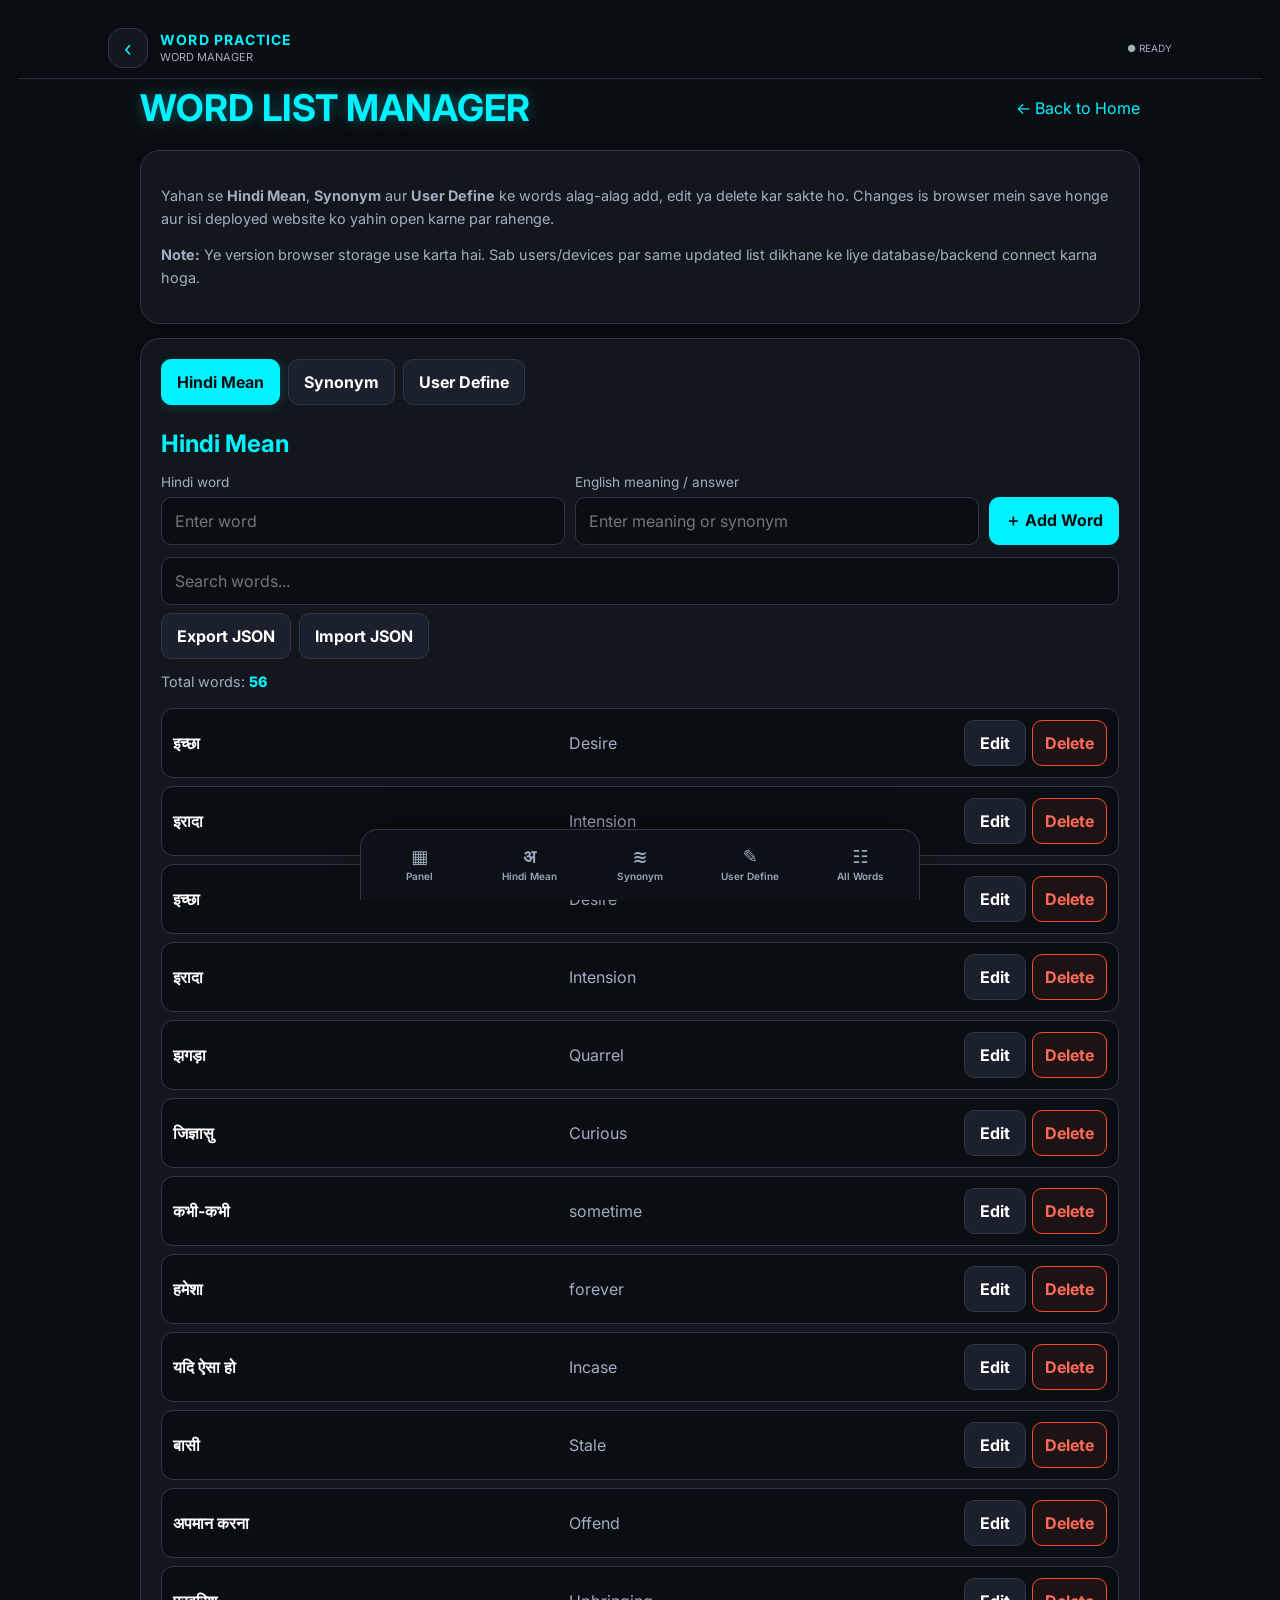
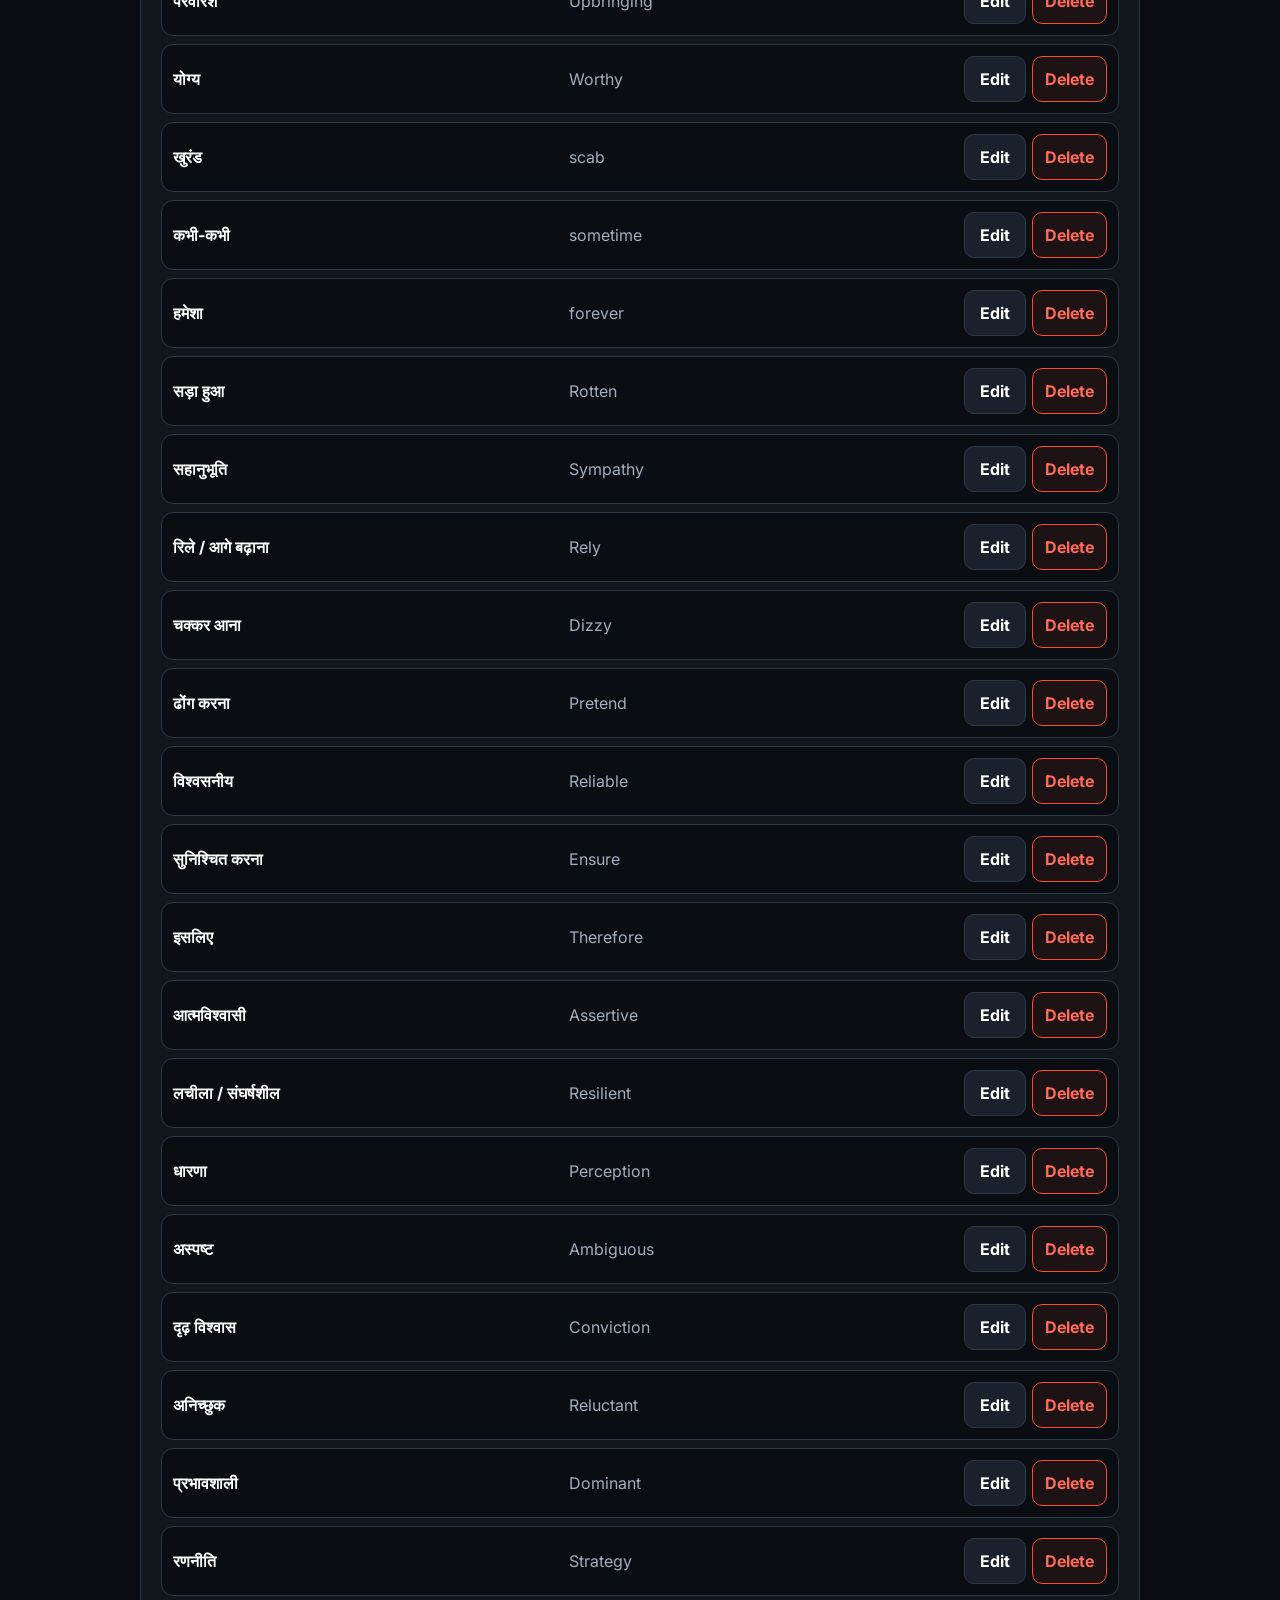
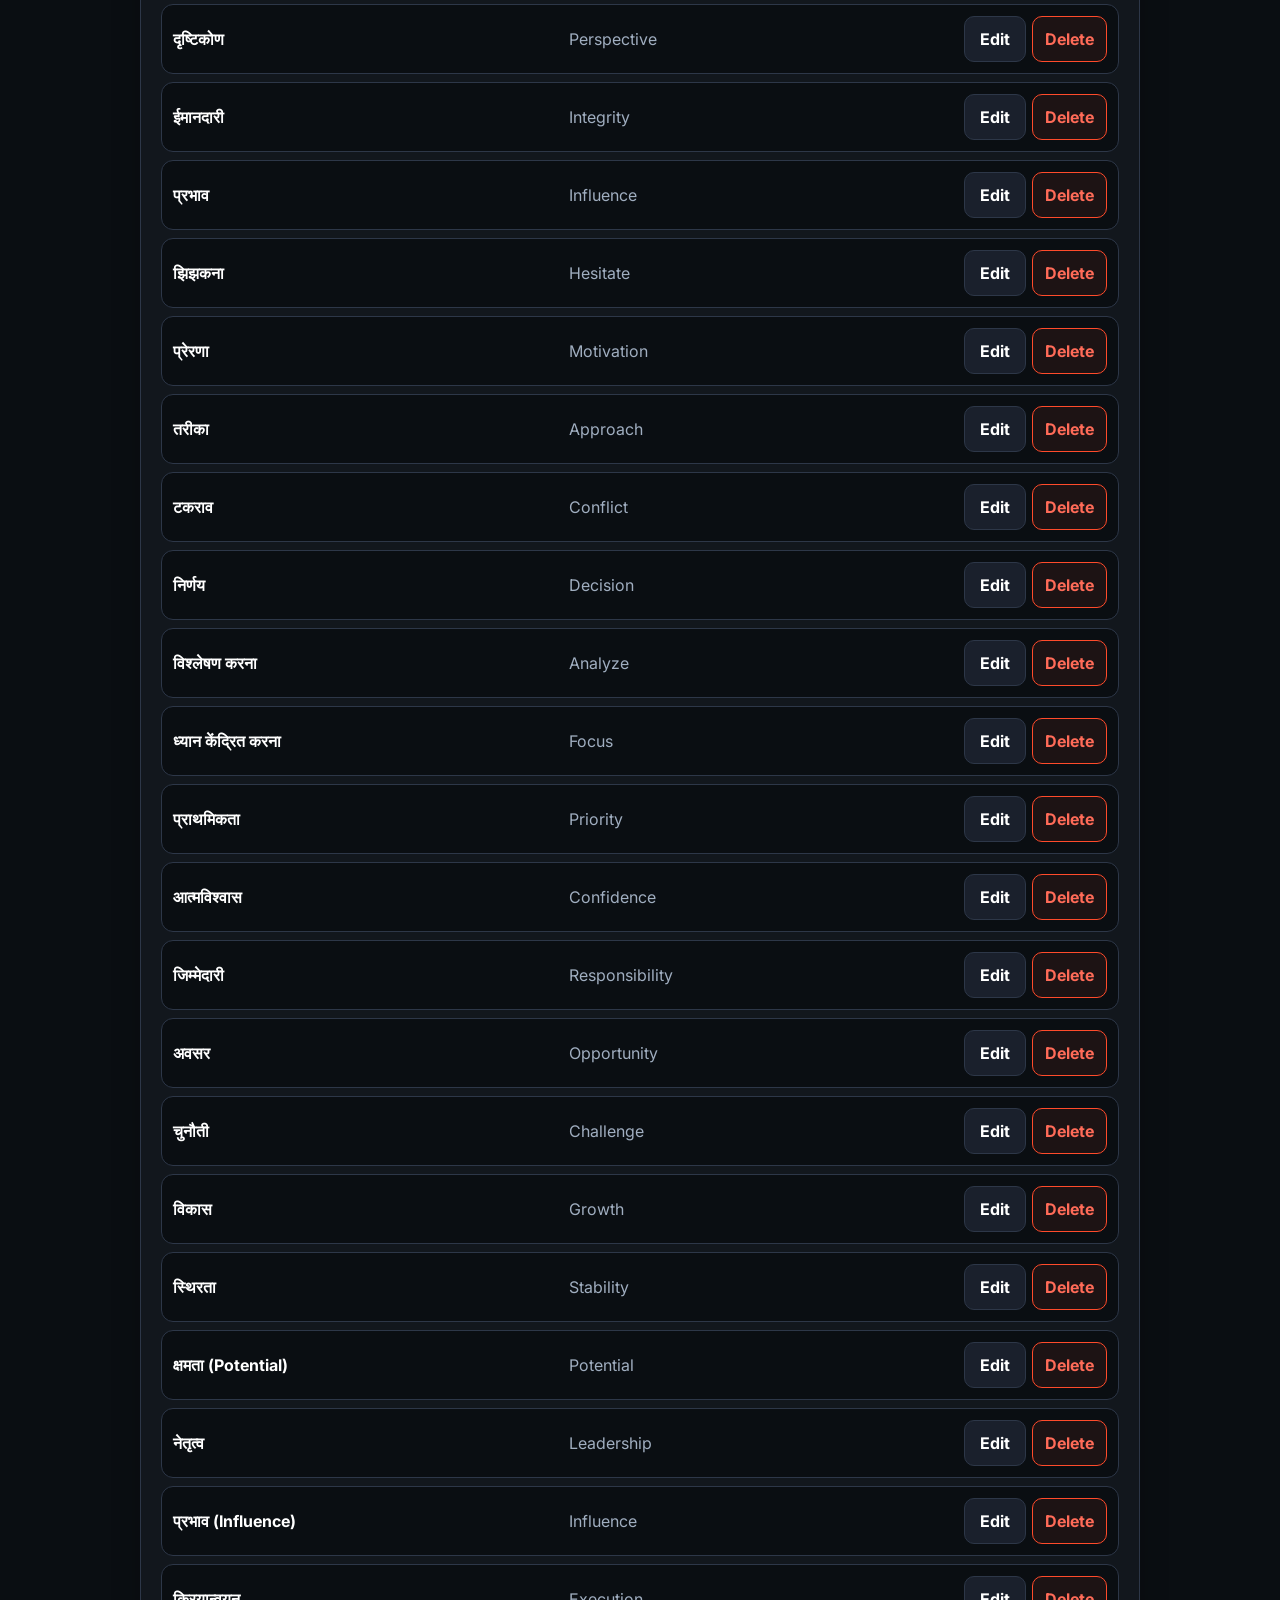
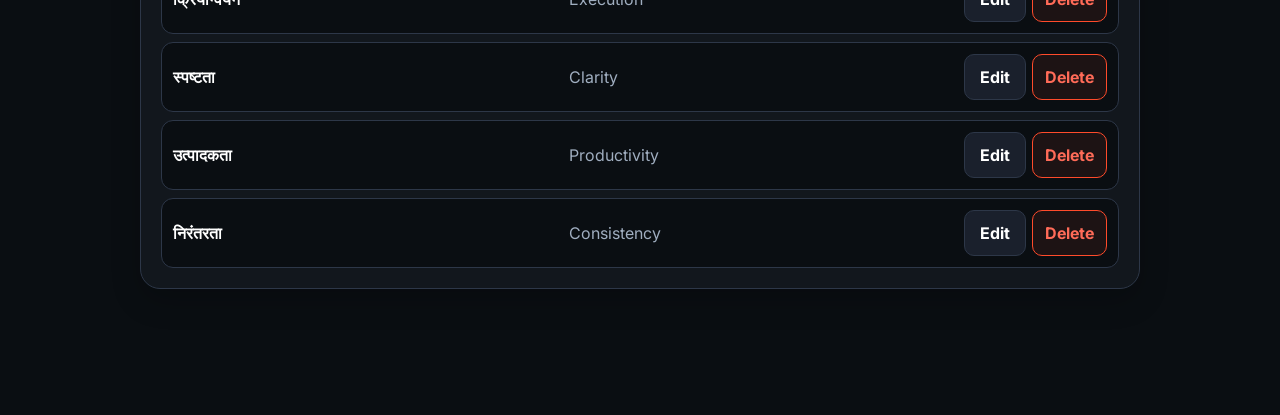
<file: manage-words.html>
<!DOCTYPE html>
<html lang="en">
<head>
<meta charset="UTF-8"><meta name="viewport" content="width=device-width, initial-scale=1.0">
<meta name="theme-color" content="#0a0e12"><title>Manage Words | Word Practice</title>
<link href="https://fonts.googleapis.com/css2?family=Inter:wght@400;600;700;800&display=swap" rel="stylesheet">
<style>
:root{--cyan:#00f2ff;--bg:#0a0e12;--card:#12171d;--muted:#a0aec0;--border:#2d3748;--red:#ff4b2b;--green:#00ff88}*{box-sizing:border-box}body{margin:0;background:var(--bg);color:#fff;font-family:Inter,sans-serif;min-height:100dvh;padding:18px}a{color:var(--cyan);text-decoration:none}.wrap{max-width:1000px;margin:auto}.top{display:flex;justify-content:space-between;align-items:center;gap:12px;flex-wrap:wrap;margin:6px 0 20px}.title{font-size:clamp(1.5rem,5vw,2.3rem);color:var(--cyan);text-shadow:0 0 14px #00f2ff55;margin:0}.panel{background:var(--card);border:1px solid var(--border);border-radius:20px;padding:20px;margin:14px 0;box-shadow:0 12px 30px #0003}.tabs{display:flex;gap:8px;overflow-x:auto;padding-bottom:8px}.tab,button{font:inherit;font-weight:700;cursor:pointer;border-radius:10px;padding:12px 15px;border:1px solid var(--border);background:#1a202c;color:white;white-space:nowrap}.tab.active,button.primary{border-color:var(--cyan);background:var(--cyan);color:#071014}.tab.active{box-shadow:0 0 14px #00f2ff33}.fields{display:grid;grid-template-columns:1fr 1fr auto;gap:10px;align-items:end}.field label{display:block;color:var(--muted);font-size:.85rem;margin:0 0 7px}.field input,.search{width:100%;padding:13px;border-radius:10px;border:1px solid var(--border);background:#0a0e12;color:#fff;outline:none;font:inherit;min-width:0}.field input:focus,.search:focus{border-color:var(--cyan)}.hint{color:var(--muted);font-size:.9rem;line-height:1.55}.count{color:var(--cyan);font-weight:800}.list{display:grid;gap:8px;margin-top:14px}.item{display:grid;grid-template-columns:minmax(0,1fr) minmax(0,1fr) auto;gap:10px;align-items:center;background:#0a0e12;border:1px solid var(--border);padding:11px;border-radius:12px;overflow-wrap:anywhere}.item .word{font-weight:700}.item .meaning{color:var(--muted)}.delete{color:#ff6b58;border-color:#ff4b2b;background:#ff4b2b14;padding:9px 12px}.toolbar{display:flex;gap:8px;flex-wrap:wrap;margin-top:12px}.notice{display:none;padding:11px 13px;border:1px solid var(--green);color:var(--green);border-radius:10px;margin-top:12px}.empty{padding:24px;text-align:center;color:var(--muted)}@media(max-width:650px){body{padding:10px}.panel{padding:15px;border-radius:17px}.fields{grid-template-columns:1fr}.fields button{width:100%;min-height:46px}.item{grid-template-columns:minmax(0,1fr) auto;gap:7px}.item .meaning{grid-column:1;grid-row:2}.item .delete{grid-column:2;grid-row:1/3}.top a{font-size:.9rem}.tabs .tab{flex:1;padding:11px 12px}.toolbar button{flex:1;min-height:44px}}
</style>    <meta name="theme-color" content="#0a0e12">
    <meta name="mobile-web-app-capable" content="yes">
    <meta name="apple-mobile-web-app-capable" content="yes">
    <meta name="apple-mobile-web-app-status-bar-style" content="black-translucent">
    <link rel="manifest" href="manifest.webmanifest">
    <link rel="icon" href="app-icon.svg" type="image/svg+xml">
    <link rel="stylesheet" href="app-shell.css">
</head><body><main class="wrap">
<div class="top"><h1 class="title">WORD LIST MANAGER</h1><a href="index.html">← Back to Home</a></div>
<div class="panel"><p class="hint">Yahan se <b>Hindi Mean</b>, <b>Synonym</b> aur <b>User Define</b> ke words alag-alag add, edit ya delete kar sakte ho. Changes is browser mein save honge aur isi deployed website ko yahin open karne par rahenge.</p><p class="hint"><b>Note:</b> Ye version browser storage use karta hai. Sab users/devices par same updated list dikhane ke liye database/backend connect karna hoga.</p></div>
<div class="panel"><div class="tabs"><button class="tab active" data-key="hindiMean">Hindi Mean</button><button class="tab" data-key="synonym">Synonym</button><button class="tab" data-key="userDefine">User Define</button></div>
<h2 id="list-title" style="color:var(--cyan);margin:16px 0">Hindi Mean</h2>
<form id="word-form"><div class="fields"><div class="field"><label id="word-label" for="word">Word / Hindi word</label><input id="word" required maxlength="120" placeholder="Enter word"></div><div class="field"><label id="meaning-label" for="meaning">Meaning / Answer</label><input id="meaning" required maxlength="160" placeholder="Enter meaning or synonym"></div><button class="primary" type="submit" id="save-btn">＋ Add Word</button></div></form>
<div id="edit-cancel" style="display:none;margin-top:10px"><button type="button" id="cancel-edit">Cancel edit</button></div>
<div class="toolbar"><input class="search" id="search" placeholder="Search words..." aria-label="Search words"><button id="export-btn" type="button">Export JSON</button><button id="import-btn" type="button">Import JSON</button><input type="file" id="import-file" accept="application/json,.json" hidden></div>
<div class="hint" style="margin-top:12px">Total words: <span class="count" id="count">0</span></div><div id="notice" class="notice" role="status"></div><div id="word-list" class="list"></div>
</div></main>
<script src="word-defaults.js"></script><script src="words-store.js"></script><script>
const configs={hindiMean:{title:'Hindi Mean',word:'Hindi word',meaning:'English meaning / answer',fallback:window.WordDefaults.hindiMean},synonym:{title:'Synonym',word:'English word',meaning:'Synonym',fallback:window.WordDefaults.synonym},userDefine:{title:'User Define',word:'Your selected word',meaning:'Your answer / synonym',fallback:window.WordDefaults.userDefine}};
let activeKey='hindiMean',words=[],editing=-1;const $=id=>document.getElementById(id);
function load(){words=WordStore.getWords(activeKey,configs[activeKey].fallback);render()}
function message(text){$('notice').textContent=text;$('notice').style.display='block';setTimeout(()=>$('notice').style.display='none',2500)}
function persist(){WordStore.saveWords(activeKey,words);render()}
function escapeHtml(v){return String(v).replace(/[&<>"']/g,c=>({'&':'&amp;','<':'&lt;','>':'&gt;','"':'&quot;',"'":'&#39;'}[c]))}
function render(){const c=configs[activeKey];$('list-title').textContent=c.title;$('word-label').textContent=c.word;$('meaning-label').textContent=c.meaning;$('count').textContent=words.length;const q=$('search').value.trim().toLowerCase();const shown=words.map((w,i)=>({...w,_i:i})).filter(w=>(w.h+' '+w.e).toLowerCase().includes(q));$('word-list').innerHTML=shown.length?shown.map(w=>`<div class="item"><span class="word">${escapeHtml(w.h)}</span><span class="meaning">${escapeHtml(w.e)}</span><span style="display:flex;gap:6px"><button type="button" data-edit="${w._i}">Edit</button><button type="button" class="delete" data-delete="${w._i}">Delete</button></span></div>`).join(''):'<div class="empty">No words found.</div>';}
document.querySelectorAll('.tab').forEach(btn=>btn.addEventListener('click',()=>{document.querySelectorAll('.tab').forEach(b=>b.classList.toggle('active',b===btn));activeKey=btn.dataset.key;editing=-1;$('word-form').reset();$('save-btn').textContent='＋ Add Word';$('edit-cancel').style.display='none';$('search').value='';load()}));
$('word-form').addEventListener('submit',e=>{e.preventDefault();const h=$('word').value.trim(),v=$('meaning').value.trim();if(!h||!v)return;const duplicate=words.findIndex((x,i)=>i!==editing&&x.h.toLowerCase()===h.toLowerCase());if(duplicate>=0&&!confirm('This word already exists. Add it anyway?'))return;const item={h,e:v};if(editing>=0){words[editing]=item;message('Word updated successfully.')}else{words.push(item);message('Word added successfully.')}persist();editing=-1;$('word-form').reset();$('save-btn').textContent='＋ Add Word';$('edit-cancel').style.display='none'});
$('word-list').addEventListener('click',e=>{const edit=e.target.closest('[data-edit]'),del=e.target.closest('[data-delete]');if(edit){editing=Number(edit.dataset.edit);$('word').value=words[editing].h;$('meaning').value=words[editing].e;$('save-btn').textContent='Save Changes';$('edit-cancel').style.display='block';$('word').focus();window.scrollTo({top:0,behavior:'smooth'})}if(del){const i=Number(del.dataset.delete);if(confirm(`Delete “${words[i].h}” from ${configs[activeKey].title}?`)){words.splice(i,1);persist();message('Word deleted.')}}});
$('cancel-edit').addEventListener('click',()=>{editing=-1;$('word-form').reset();$('save-btn').textContent='＋ Add Word';$('edit-cancel').style.display='none'});$('search').addEventListener('input',render);
$('export-btn').addEventListener('click',()=>{const blob=new Blob([JSON.stringify({key:activeKey,words},null,2)],{type:'application/json'});const a=document.createElement('a');a.href=URL.createObjectURL(blob);a.download=`${activeKey}-words.json`;a.click();URL.revokeObjectURL(a.href)});
$('import-btn').addEventListener('click',()=>$('import-file').click());$('import-file').addEventListener('change',async e=>{const file=e.target.files[0];if(!file)return;try{const parsed=JSON.parse(await file.text());const arr=Array.isArray(parsed)?parsed:parsed.words;if(!Array.isArray(arr)||!arr.every(x=>x&&typeof x.h==='string'&&typeof x.e==='string'))throw new Error('JSON must contain an array of {"h":"word","e":"meaning"} objects.');if(confirm(`Replace ${configs[activeKey].title} list with ${arr.length} imported words?`)){words=arr.map(x=>({h:x.h.trim(),e:x.e.trim()})).filter(x=>x.h&&x.e);persist();message('Word list imported.')}}catch(err){alert('Import failed: '+err.message)}finally{e.target.value=''}});
load();
</script>    <script src="app-shell.js"></script>
</body></html>
</file>
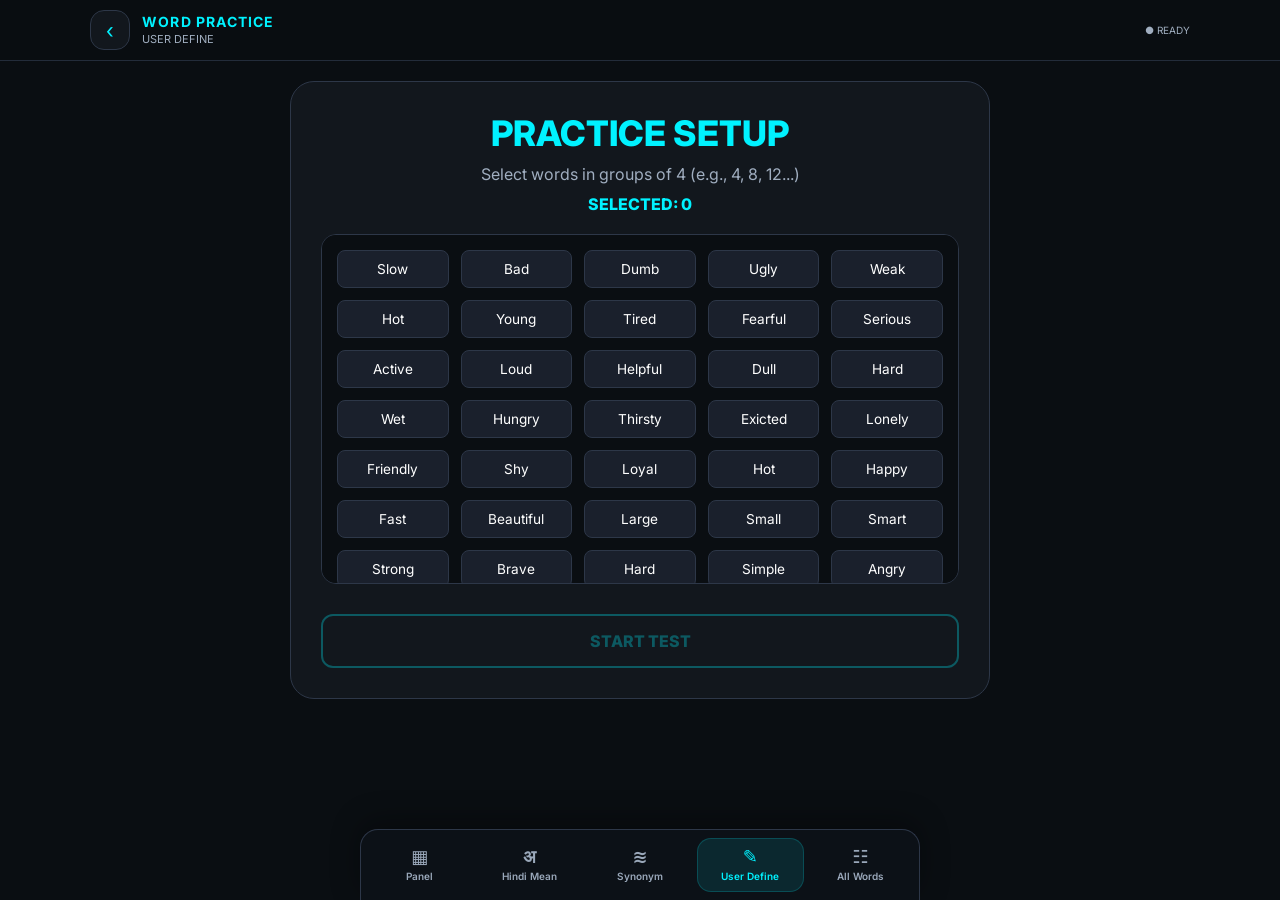
<file: user-select-word.html>
<!DOCTYPE html>
<html lang="hi">
<head>
    <meta charset="UTF-8">
    <meta name="viewport" content="width=device-width, initial-scale=1.0, maximum-scale=1.0, user-scalable=no">
    <title>Synonym Practice Portal</title>
    <link href="https://fonts.googleapis.com/css2?family=Inter:wght@400;600;700;800&display=swap" rel="stylesheet">
    <style>
        :root {
            --neon-cyan: #00f2ff;
            --bg-dark: #0a0e12;
            --card-bg: #12171d;
            --text-gray: #a0aec0;
            --success: #00ff88;
            --error: #ff4b2b;
        }

        * { box-sizing: border-box; margin: 0; padding: 0; touch-action: manipulation; }

        /* Custom Neon Scrollbar */
        ::-webkit-scrollbar { width: 8px; }
        ::-webkit-scrollbar-track { background: #0a0e12; }
        ::-webkit-scrollbar-thumb { background: var(--neon-cyan); border-radius: 10px; }

        body {
            font-family: 'Inter', sans-serif;
            background-color: var(--bg-dark);
            color: white;
            display: flex;
            justify-content: center;
            align-items: center;
            min-height: 100vh;
            overflow-x: hidden;
        }

        /* --- SELECTION SCREEN --- */
        #selection-screen { width: 100%; padding: 20px; display: flex; justify-content: center; }
        .picker-card { background: var(--card-bg); width: 100%; max-width: 700px; padding: 30px; border-radius: 24px; border: 1px solid #2d3748; text-align: center; }
        .word-picker-grid { display: grid; grid-template-columns: repeat(auto-fill, minmax(110px, 1fr)); gap: 12px; max-height: 350px; overflow-y: auto; margin: 20px 0; padding: 15px; background: #0a0e12; border-radius: 15px; border: 1px solid #2d3748; }
        .pick-item { padding: 10px; background: #1a202c; border: 1px solid #2d3748; border-radius: 8px; cursor: pointer; transition: 0.2s; font-size: 0.85rem; }
        .pick-item.selected { border-color: var(--neon-cyan); background: rgba(0, 242, 255, 0.1); color: var(--neon-cyan); font-weight: 700; }

        /* --- MAIN UI --- */
        .container-wrapper { display: flex; gap: 20px; align-items: flex-start; flex-wrap: wrap; justify-content: center; width: 100%; padding: 10px; }
        .portal-card { background: var(--card-bg); width: 420px; max-width: 100%; padding: 40px 30px; border-radius: 24px; border: 1px solid #2d3748; text-align: center; }
        
        .grid { display: grid; grid-template-columns: 1fr 1fr; gap: 15px; margin-bottom: 25px; }
        .word-box { background: #1a202c; padding: 15px; border-radius: 15px; border: 1px solid #2d3748; text-align: left; }
        .hindi-lbl { display: block; color: var(--neon-cyan); font-weight: 700; margin-bottom: 8px; font-size: 1.1rem; }
        input { width: 100%; border: 1px solid #2d3748; padding: 10px; border-radius: 8px; color: var(--neon-cyan); background-color: #0a0e12; outline: none; }

        /* --- NAVIGATION SIDEBAR (FIXED SEQUENCE) --- */
        .nav-card { background: var(--card-bg); width: 340px; padding: 25px; border-radius: 24px; border: 1px solid #2d3748; }
        .nav-grid { 
            display: grid; 
            grid-template-columns: repeat(4, 1fr); /* 4 columns for clean sequence */
            gap: 12px; 
            max-height: 250px; 
            overflow-y: auto; 
            padding-right: 5px;
        }
        .nav-item { width: 100%; aspect-ratio: 1/1; background: #1a202c; border-radius: 8px; display: flex; align-items: center; justify-content: center; font-weight: 600; cursor: pointer; border: 1px solid transparent; }
        .nav-item.active { background: linear-gradient(to bottom right, #00f2ff, #3a7bd5); color: #0a0e12; }
        .nav-item.completed { border-color: var(--success); color: var(--success); }

        /* --- BUTTONS & TITLES --- */
        .neon-title { font-size: 2.2rem; font-weight: 800; color: var(--neon-cyan); text-transform: uppercase; margin-bottom: 10px; }
        .primary-btn { width: 100%; padding: 15px; background: transparent; border: 2px solid var(--neon-cyan); color: var(--neon-cyan); border-radius: 12px; font-weight: 800; cursor: pointer; text-transform: uppercase; margin-top: 10px; transition: 0.3s; }
        .primary-btn:hover:not(:disabled) { background: var(--neon-cyan); color: #000; box-shadow: 0 0 15px var(--neon-cyan); }
        .primary-btn:disabled { opacity: 0.3; }

        /* --- REPORT --- */
        #report-window { display: none; }
        .report-grid { display: grid; grid-template-columns: 1fr 1fr; gap: 15px; margin: 25px 0; }
        .report-box { background: #0a0e12; padding: 15px; border-radius: 12px; border: 1px solid #2d3748; cursor: pointer; }
        .report-val { display: block; font-size: 1.5rem; font-weight: 800; color: var(--neon-cyan); }
        #detail-list-container { background: #0a0e12; border-radius: 12px; padding: 15px; display: none; max-height: 200px; overflow-y: auto; border: 1px solid #2d3748; margin-top: 15px; }
    
        /* Mobile app-like responsive refinements; original neon theme retained */
        html { min-height: 100%; -webkit-text-size-adjust: 100%; }
        body { width: 100%; min-height: 100dvh; padding-bottom: env(safe-area-inset-bottom); }
        button, input, a { touch-action: manipulation; }
        input, button { font: inherit; }
        @media (max-width: 700px) {
          body { align-items: stretch; justify-content: flex-start; }
          .container-wrapper { padding: 10px; gap: 12px; }
          .portal-card { width: 100%; max-width: 560px; padding: 24px 16px; border-radius: 20px; margin: 0 auto 12px; }
          .nav-card { width: 100%; max-width: 560px; padding: 18px; margin: 0 auto; }
          .grid { grid-template-columns: minmax(0, 1fr); gap: 10px; }
          .word-box { padding: 14px; }
          .primary-btn { min-height: 46px; padding: 12px; }
          .neon-title { font-size: clamp(1.45rem, 7vw, 2rem); overflow-wrap: anywhere; }
          .report-grid { gap: 10px; }
          #selection-screen { padding: 12px; }
          .picker-card { padding: 22px 14px; border-radius: 20px; }
          .word-picker-grid { grid-template-columns: repeat(2, minmax(0, 1fr)); max-height: 45dvh; gap: 8px; padding: 10px; }
          .pick-item { min-height: 42px; display: flex; align-items: center; justify-content: center; overflow-wrap: anywhere; }
          #main-test-area { flex-direction: column; align-items: stretch; }
          .nav-grid { grid-template-columns: repeat(5, minmax(0, 1fr)); gap: 8px; }
        }
        @media (max-width: 380px) {
          .portal-card { padding: 20px 12px; }
          .report-box { padding: 10px; }
          .primary-btn { font-size: .86rem; }
        }

    </style>
    <meta name="theme-color" content="#0a0e12">
    <meta name="mobile-web-app-capable" content="yes">
    <meta name="apple-mobile-web-app-capable" content="yes">
    <meta name="apple-mobile-web-app-status-bar-style" content="black-translucent">
    <link rel="manifest" href="manifest.webmanifest">
    <link rel="icon" href="app-icon.svg" type="image/svg+xml">
    <link rel="stylesheet" href="app-shell.css">
</head>
<body oncontextmenu="return false;">

    <div id="selection-screen">
        <div class="picker-card">
            <h1 class="neon-title">Practice Setup</h1>
            <p style="color: var(--text-gray);">Select words in groups of 4 (e.g., 4, 8, 12...)</p>
            <div id="sel-counter" style="color: var(--neon-cyan); font-weight: 800; margin-top: 10px;">SELECTED: 0</div>
            <div class="word-picker-grid" id="picker-grid"></div>
            <button class="primary-btn" id="start-btn" onclick="startPractice()" disabled>START TEST</button>
        </div>
    </div>

    <div class="container-wrapper" id="main-test-area" style="display: none;">
        <div id="quiz-section" class="portal-card">
            <div id="set-info" style="text-align: left; color: var(--text-gray); margin-bottom: 15px; font-weight: 600;">SET 1 of X</div>
            <div class="grid" id="word-grid"></div>
            <div style="display: flex; gap: 10px;">
                <button class="primary-btn" id="submit-btn" onclick="verifyBatch()" style="flex: 2;">Submit Answers</button>
                <button class="primary-btn" id="next-btn" onclick="goToNextBatch()" style="flex: 1; font-size: 0.8rem;">Next</button>
            </div>
            <div id="system-alert" style="display:none; color: var(--error); margin-top: 10px; font-weight: 800;">⚠️ COMPLETE ALL 4 WORDS</div>
        </div>

        <div class="nav-card">
            <div style="font-weight: 800; margin-bottom: 15px;">⠿ NAVIGATION</div>
            <div class="nav-grid" id="nav-grid"></div>
            <button class="primary-btn" onclick="finishTest()" style="background: var(--neon-cyan); color: #000; margin-top: 20px;">FINISH TEST</button>
        </div>

        <div id="report-window" class="portal-card">
            <h1 class="neon-title">EXAM REPORT</h1>
            <div class="report-grid">
                <div class="report-box" onclick="toggleDetails('attempted')"><span class="report-val" id="rep-attempted">0</span><span>Attempted</span></div>
                <div class="report-box" onclick="toggleDetails('skipped')"><span class="report-val" id="rep-skipped">0</span><span>Skipped</span></div>
                <div class="report-box" onclick="toggleDetails('correct')"><span class="report-val" id="rep-correct" style="color: var(--success);">0</span><span>Correct</span></div>
                <div class="report-box" onclick="toggleDetails('wrong')"><span class="report-val" id="rep-wrong" style="color: var(--error);">0</span><span>Wrong</span></div>
            </div>
            <div id="detail-list-container"><div id="detail-items"></div></div>
            <button class="primary-btn" onclick="location.reload()">RETAKE</button>
        </div>
    </div>

    <script src="words-store.js"></script>
<script>
        const vocabData = window.WordStore.getWords("userDefine", [
            {h: "Slow", e: "Slugish"}, {h: "Bad", e: "Awful"}, {h: "Dumb", e: "Foolish"}, {h: "Ugly", e: "Hideous"},
            {h: "Weak", e: "Fragile"}, {h: "Hot", e: "Warm"}, {h: "Young", e: "Youthful"}, {h: "Tired", e: "Exhausted"},
            {h: "Fearful", e: "Afraid"}, {h: "Serious", e: "Stern"}, {h: "Active", e: "Energetic"}, {h: "Loud", e: "Noisy"},

            {h: "Helpful", e: "Supportive"}, {h: "Dull", e: "Blunt"}, {h: "Hard", e: "Firm"}, {h: "Wet", e: "Damp"},
            {h: "Hungry", e: "Straving"}, {h: "Thirsty", e: "Parched"}, {h: "Exicted", e: "thrilled"}, {h: "Lonely", e: "Isolated"},
            {h: "Friendly", e: "Sociable"}, {h: "Shy", e: "Bashful"}, {h: "Loyal", e: "Faithful"}, {h: "Hot", e: "Warm"},
            {h: "Happy", e: "Joyful"}, {h: "Fast", e: "Quick"}, {h: "Beautiful", e: "Pretty"}, {h: "Large", e: "Enormous"},
            {h: "Small", e: "Tiny"}, {h: "Smart", e: "Intelligent"}, {h: "Strong", e: "Powerful"}, {h: "Brave", e: "Courageous"},
            {h: "Hard", e: "Difficult"}, {h: "Simple", e: "Easy"}, {h: "Angry", e: "Furious"}, {h: "Sad", e: "Unhappy"},
            {h: "Kind", e: "Generous"}, {h: "Rich", e: "Wealthy"}, {h: "Poor", e: "Needy"}, {h: "Calm", e: "Peaceful"},
            {h: "Start", e: "Begin"}, {h: "End", e: "Finish"}, {h: "Fix", e: "Repair"}, {h: "Choose", e: "Select"},
            {h: "Help", e: "Assist"}, {h: "Keep", e: "Retain"}, {h: "Old", e: "Ancient"}, {h: "New", e: "Modern"},
            {h: "Thin", e: "Slim"}, {h: "Fat", e: "Chubby"}, {h: "Lazy", e: "Idle"}, {h: "Busy", e: "Active"},
            {h: "Right", e: "Correct"}, {h: "Wrong", e: "Incorrect"}, {h: "Close", e: "Near"}, {h: "Far", e: "Distant"},
            {h: "Great", e: "Wonderful"}, {h: "Boring", e: "Dull"}, {h: "Quiet", e: "Silent"}, {h: "Loud", e: "Noisy"},
            {h: "True", e: "Genuine"}, {h: "False", e: "Fake"}, {h: "Cold", e: "Chilly"}, {h: "Hot", e: "Warm"},

        ]);

        let selectedPool = [];
        let currentBatch = [];
        let currentSetIndex = 0;
        let results = { correct: [], wrong: [], attempted: [], skipped: [] };

        function initPicker() {
            const grid = document.getElementById('picker-grid');
            vocabData.forEach(item => {
                const div = document.createElement('div');
                div.className = 'pick-item';
                div.innerText = item.h;
                div.onclick = () => {
                    div.classList.toggle('selected');
                    const idx = selectedPool.findIndex(x => x.h === item.h);
                    if(idx > -1) selectedPool.splice(idx, 1);
                    else selectedPool.push(item);
                    document.getElementById('sel-counter').innerText = `SELECTED: ${selectedPool.length}`;
                    document.getElementById('start-btn').disabled = (selectedPool.length < 4 || selectedPool.length % 4 !== 0);
                };
                grid.appendChild(div);
            });
        }

        function startPractice() {
            document.getElementById('selection-screen').style.display = 'none';
            document.getElementById('main-test-area').style.display = 'flex';
            const navGrid = document.getElementById('nav-grid');
            const totalBatches = selectedPool.length / 4;
            for(let i=1; i<=totalBatches; i++) {
                const div = document.createElement('div');
                div.className = 'nav-item';
                div.id = `nav-item-${i}`;
                div.innerText = i;
                div.onclick = () => renderBatch(i - 1);
                navGrid.appendChild(div);
            }
            renderBatch(0);
        }

        function renderBatch(index) {
            currentSetIndex = index;
            const grid = document.getElementById('word-grid');
            grid.innerHTML = '';
            document.getElementById('set-info').innerText = `SET ${index + 1} of ${selectedPool.length / 4}`;
            document.querySelectorAll('.nav-item').forEach(el => el.classList.remove('active'));
            document.getElementById(`nav-item-${index + 1}`).classList.add('active');

            currentBatch = selectedPool.slice(index * 4, (index * 4) + 4);
            currentBatch.forEach((item, i) => {
                const div = document.createElement('div');
                div.className = 'word-box';
                div.innerHTML = `<span class="hindi-lbl">${item.h}</span><input type="text" id="ans-${i}" placeholder="Synonym..."><div id="stat-${i}" class="status"></div>`;
                grid.appendChild(div);
            });
            document.getElementById('submit-btn').disabled = false;
        }

        function verifyBatch() {
            let filled = 0;
            for(let i=0; i<4; i++) if(document.getElementById(`ans-${i}`).value.trim() !== "") filled++;
            if(filled < 4) { document.getElementById('system-alert').style.display = 'block'; return; }

            document.getElementById('system-alert').style.display = 'none';
            currentBatch.forEach((item, i) => {
                const input = document.getElementById(`ans-${i}`);
                const status = document.getElementById(`stat-${i}`);
                const userVal = input.value.trim().toLowerCase();
                input.disabled = true;
                if (!results.attempted.some(v => v.h === item.h)) results.attempted.push(item);
                if(userVal === item.e.toLowerCase()) {
                    status.innerHTML = "✓ Correct"; status.className = "status correct";
                    if (!results.correct.some(v => v.h === item.h)) results.correct.push(item);
                } else {
                    status.innerHTML = `✗ Ans: ${item.e}`; status.className = "status wrong";
                    if (!results.wrong.some(v => v.h === item.h)) results.wrong.push(item);
                }
            });
            document.getElementById(`nav-item-${currentSetIndex + 1}`).classList.add('completed');
            document.getElementById('submit-btn').disabled = true;
        }

        function goToNextBatch() {
            if(currentSetIndex + 1 < selectedPool.length / 4) renderBatch(currentSetIndex + 1);
            else finishTest();
        }

        function finishTest() {
            results.skipped = selectedPool.filter(v => !results.attempted.some(a => a.h === v.h));
            document.getElementById('quiz-section').style.display = 'none';
            document.querySelector('.nav-card').style.display = 'none';
            document.getElementById('report-window').style.display = 'block';
            document.getElementById('rep-attempted').innerText = results.attempted.length;
            document.getElementById('rep-skipped').innerText = results.skipped.length;
            document.getElementById('rep-correct').innerText = results.correct.length;
            document.getElementById('rep-wrong').innerText = results.wrong.length;
        }

        function toggleDetails(type) {
            const cont = document.getElementById('detail-list-container');
            const items = document.getElementById('detail-items');
            cont.style.display = 'block';
            items.innerHTML = `<div style="color:var(--neon-cyan); margin-bottom:10px; font-size:0.8rem; text-transform:uppercase;">${type} list</div>`;
            results[type].forEach(item => {
                items.innerHTML += `<div style="display:flex; justify-content:space-between; padding:5px; border-bottom:1px solid #1a202c;"><span>${item.h}</span><span style="color:var(--text-gray)">${item.e}</span></div>`;
            });
        }

        initPicker();
    </script>
    <script src="app-shell.js"></script>
</body>
</html>
</file>
<file: app-shell.css>
/* Word Practice app shell: shared mobile-first UI; original dark/cyan theme retained */
:root{--app-cyan:#00f2ff;--app-bg:#0a0e12;--app-surface:#12171d;--app-border:#2d3748;--app-muted:#a0aec0}
*{box-sizing:border-box}
html{min-height:100%;-webkit-text-size-adjust:100%;scroll-padding-top:76px;scroll-padding-bottom:100px}
body{display:block!important;width:100%;padding-bottom:calc(86px + env(safe-area-inset-bottom))!important;overscroll-behavior-y:contain;-webkit-tap-highlight-color:transparent}
button,a,input,select,textarea{touch-action:manipulation}
button,a{ -webkit-tap-highlight-color:transparent }
.app-topbar{width:100%;min-height:58px;display:flex;align-items:center;gap:12px;padding:10px max(14px,env(safe-area-inset-left));position:relative;z-index:50;background:rgba(10,14,18,.94);border-bottom:1px solid rgba(45,55,72,.75);backdrop-filter:blur(14px)}
.app-back{display:inline-flex;align-items:center;justify-content:center;flex:0 0 40px;width:40px;height:40px;border:1px solid var(--app-border);border-radius:14px;color:var(--app-cyan);text-decoration:none;font-size:21px;background:#12171d}
.app-brand{min-width:0;display:flex;flex-direction:column;gap:2px}.app-brand strong{font-size:14px;letter-spacing:1.2px;color:var(--app-cyan);line-height:1.2}.app-brand span{font-size:11px;color:var(--app-muted)}
.app-status{margin-left:auto;font-size:10px;color:var(--app-muted);white-space:nowrap}
.app-bottom-nav{position:fixed;z-index:9998;bottom:0;left:0;right:0;display:grid;grid-template-columns:repeat(5,minmax(0,1fr));gap:4px;padding:8px 8px calc(8px + env(safe-area-inset-bottom));background:rgba(13,18,24,.96);border-top:1px solid #2d3748;backdrop-filter:blur(18px);box-shadow:0 -8px 30px #0005}
.app-bottom-nav a{display:flex;min-width:0;min-height:54px;flex-direction:column;align-items:center;justify-content:center;gap:4px;border-radius:14px;color:#9aa8ba;text-decoration:none;font:600 10px/1.1 Inter,system-ui,sans-serif;letter-spacing:.1px}
.app-bottom-nav a .app-icon{font-size:19px;line-height:1}.app-bottom-nav a.active{color:var(--app-cyan);background:rgba(0,242,255,.1);box-shadow:inset 0 0 0 1px rgba(0,242,255,.18)}
.app-bottom-nav a:active,.app-back:active{transform:scale(.97)}
/* Keep content clear of fixed navigation and prevent sideways overflow */
body>*{max-width:100%}img,video,canvas,iframe{max-width:100%}input,select,textarea{max-width:100%;font-size:16px!important}
@media(max-width:600px){
 .app-topbar{position:sticky;top:0;padding-top:calc(8px + env(safe-area-inset-top));min-height:62px}
 .app-brand strong{font-size:13px}.app-status{font-size:9px}
 .app-bottom-nav a{min-height:52px;font-size:10px}
 .app-bottom-nav a .app-icon{font-size:20px}
 .app-bottom-nav a span:last-child{max-width:100%;overflow:hidden;text-overflow:ellipsis;white-space:nowrap}
 .stream-selection-section{padding-top:8px!important}
 .stream-btn-container{scroll-snap-type:x proximity;scrollbar-width:none}
 .stream-btn{scroll-snap-align:start;min-height:44px}
 .test-content-section{padding-top:8px!important}
 .test-card{width:100%;max-width:100%;}
 .container-wrapper{padding:8px!important;gap:10px!important}
 .portal-card,.nav-card,.picker-card{width:100%!important;max-width:100%!important;margin:0 0 10px!important}
 .portal-card{padding:22px 15px!important;border-radius:20px!important}
 .nav-card{padding:16px!important;border-radius:18px!important}
 .grid,.report-grid{grid-template-columns:minmax(0,1fr)!important}
 .primary-btn,.open-test-btn{min-height:48px;display:flex;align-items:center;justify-content:center}
 .word-picker-grid{grid-template-columns:repeat(2,minmax(0,1fr))!important;max-height:42dvh!important}
 .nav-grid{grid-template-columns:repeat(5,minmax(0,1fr))!important;gap:7px!important}
 #nav-toggle-btn{bottom:calc(88px + env(safe-area-inset-bottom))!important;left:14px!important}
 .nav-card.mobile-popup{bottom:calc(150px + env(safe-area-inset-bottom))!important;left:10px!important;width:calc(100% - 20px)!important;max-height:60dvh;overflow:auto}
 #report-window{width:100%!important;max-width:100%!important;margin:0!important;padding:18px 12px!important}
 .app-bottom-nav~*{max-width:100%}
}
@media(min-width:601px){body{padding-bottom:92px!important}.app-bottom-nav{left:50%;right:auto;transform:translateX(-50%);width:min(560px,calc(100% - 32px));border:1px solid #2d3748;border-bottom:0;border-radius:18px 18px 0 0}.app-topbar{padding-left:max(22px,calc((100vw - 1100px)/2));padding-right:max(22px,calc((100vw - 1100px)/2))}}
@media(prefers-reduced-motion:reduce){*,*::before,*::after{scroll-behavior:auto!important;animation-duration:.01ms!important;transition-duration:.01ms!important}}

/* Responsive hardening: prevent fixed-width child elements from widening the viewport */
html,body{width:100%;max-width:100%;overflow-x:clip}
*,*::before,*::after{box-sizing:border-box}
body>*{min-width:0}
@media(max-width:600px){
  body{font-size:15px}
  .app-topbar{width:100%;gap:10px}
  .app-brand{overflow:hidden}
  .app-brand strong,.app-brand span{overflow:hidden;text-overflow:ellipsis;white-space:nowrap}
  .app-status{flex-shrink:0}
}

/* FINAL FIX: restore normal document scrolling on every page. The original practice
   pages use a centered flex body; that can trap/clip long content on mobile. */
html{height:auto!important;min-height:100%!important;overflow-x:hidden!important;overflow-y:auto!important;scroll-behavior:smooth}
body{display:flex!important;flex-direction:column!important;justify-content:flex-start!important;align-items:stretch!important;height:auto!important;min-height:100dvh!important;max-height:none!important;overflow-x:hidden!important;overflow-y:visible!important;overscroll-behavior-y:auto!important;position:relative!important;padding-bottom:calc(104px + env(safe-area-inset-bottom))!important}
body>*{flex-shrink:0;min-width:0}
.app-topbar{flex:0 0 auto!important}
.app-bottom-nav{flex:0 0 auto!important;isolation:isolate}
/* The navigation must never cover the last line/button of a long page. */
@media(max-width:600px){
 body{padding-bottom:calc(100px + env(safe-area-inset-bottom))!important;touch-action:pan-y}
 .app-bottom-nav{min-height:70px;z-index:10000;padding-bottom:calc(8px + env(safe-area-inset-bottom))!important}
 main,.container-wrapper,.test-content-section,.stream-selection-section,.wrap,.panel-page{min-width:0;max-width:100%;}
 .container-wrapper{align-items:stretch!important;justify-content:flex-start!important}
 .app-topbar{position:sticky!important;top:0;z-index:10001}
}
/* Word manager page spacing with the shared fixed bottom navigation */
body:has(.wrap){padding-bottom:calc(112px + env(safe-area-inset-bottom))!important}

/* Five-item mobile navigation: compact, evenly sized and never horizontally scrolls. */
.app-bottom-nav{grid-template-columns:repeat(5,minmax(0,1fr))!important;gap:3px!important;padding-left:5px!important;padding-right:5px!important}
.app-bottom-nav a{min-width:0!important;padding:5px 1px!important;gap:5px!important;letter-spacing:0!important}
.app-bottom-nav a .app-icon{font-size:18px!important}
.app-bottom-nav a span:last-child{font-size:clamp(8px,2.4vw,10px)!important;max-width:100%;overflow:hidden;text-overflow:ellipsis;white-space:nowrap}
@media(max-width:360px){.app-bottom-nav a .app-icon{font-size:16px!important}.app-bottom-nav a span:last-child{font-size:8px!important}.app-bottom-nav{gap:1px!important;padding-left:3px!important;padding-right:3px!important}}
</file>
